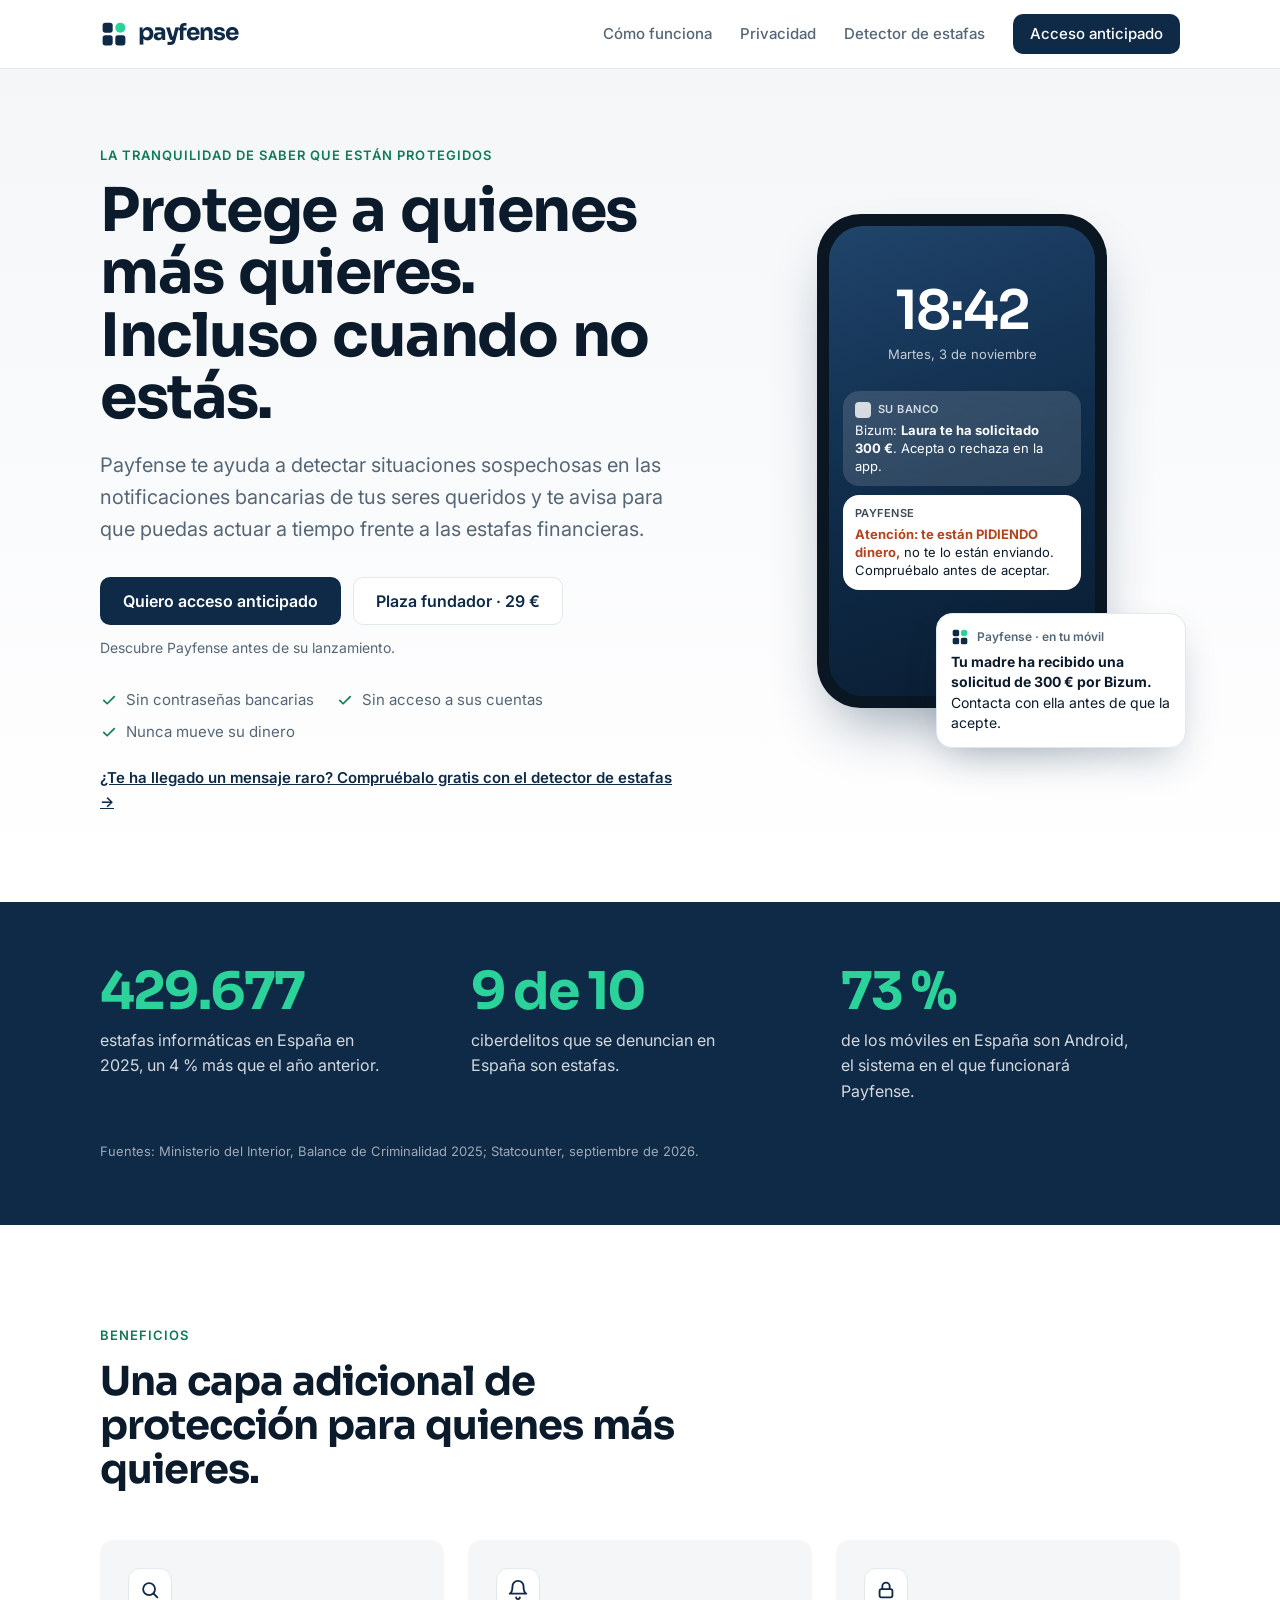
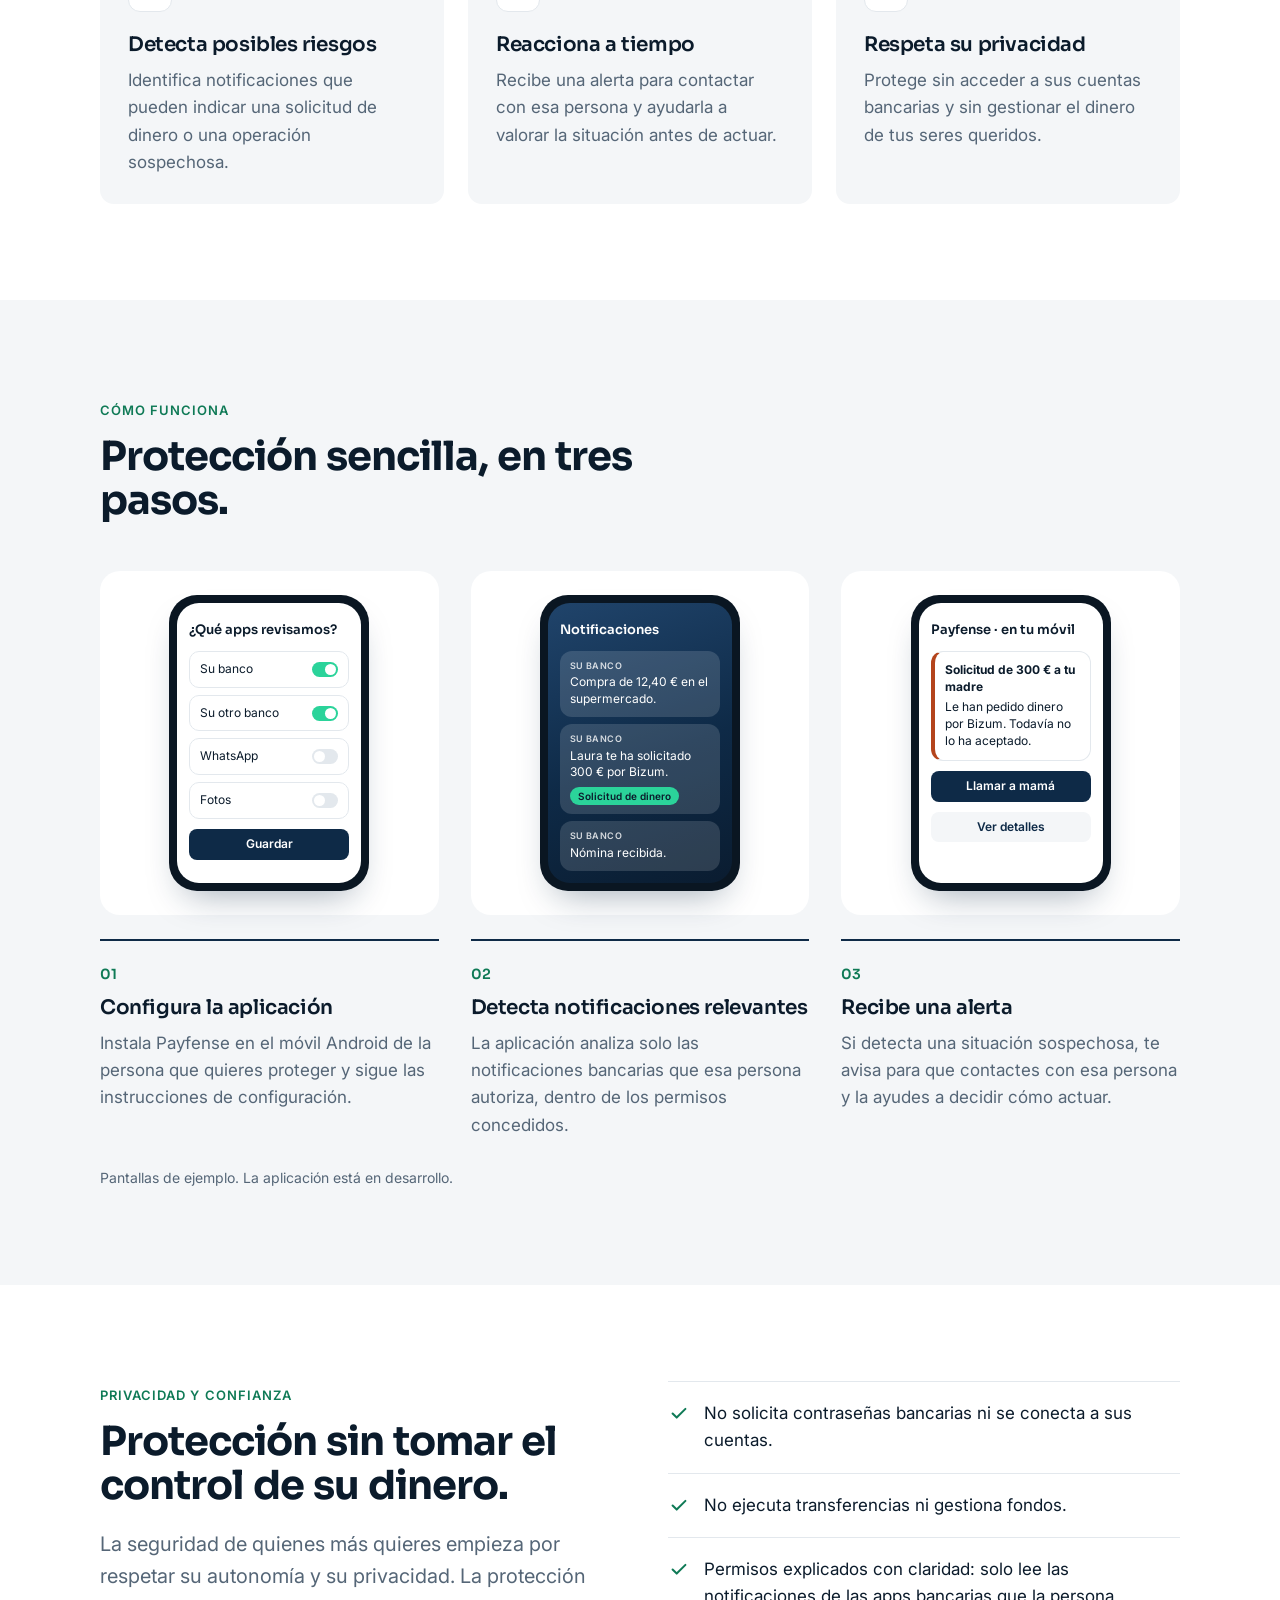
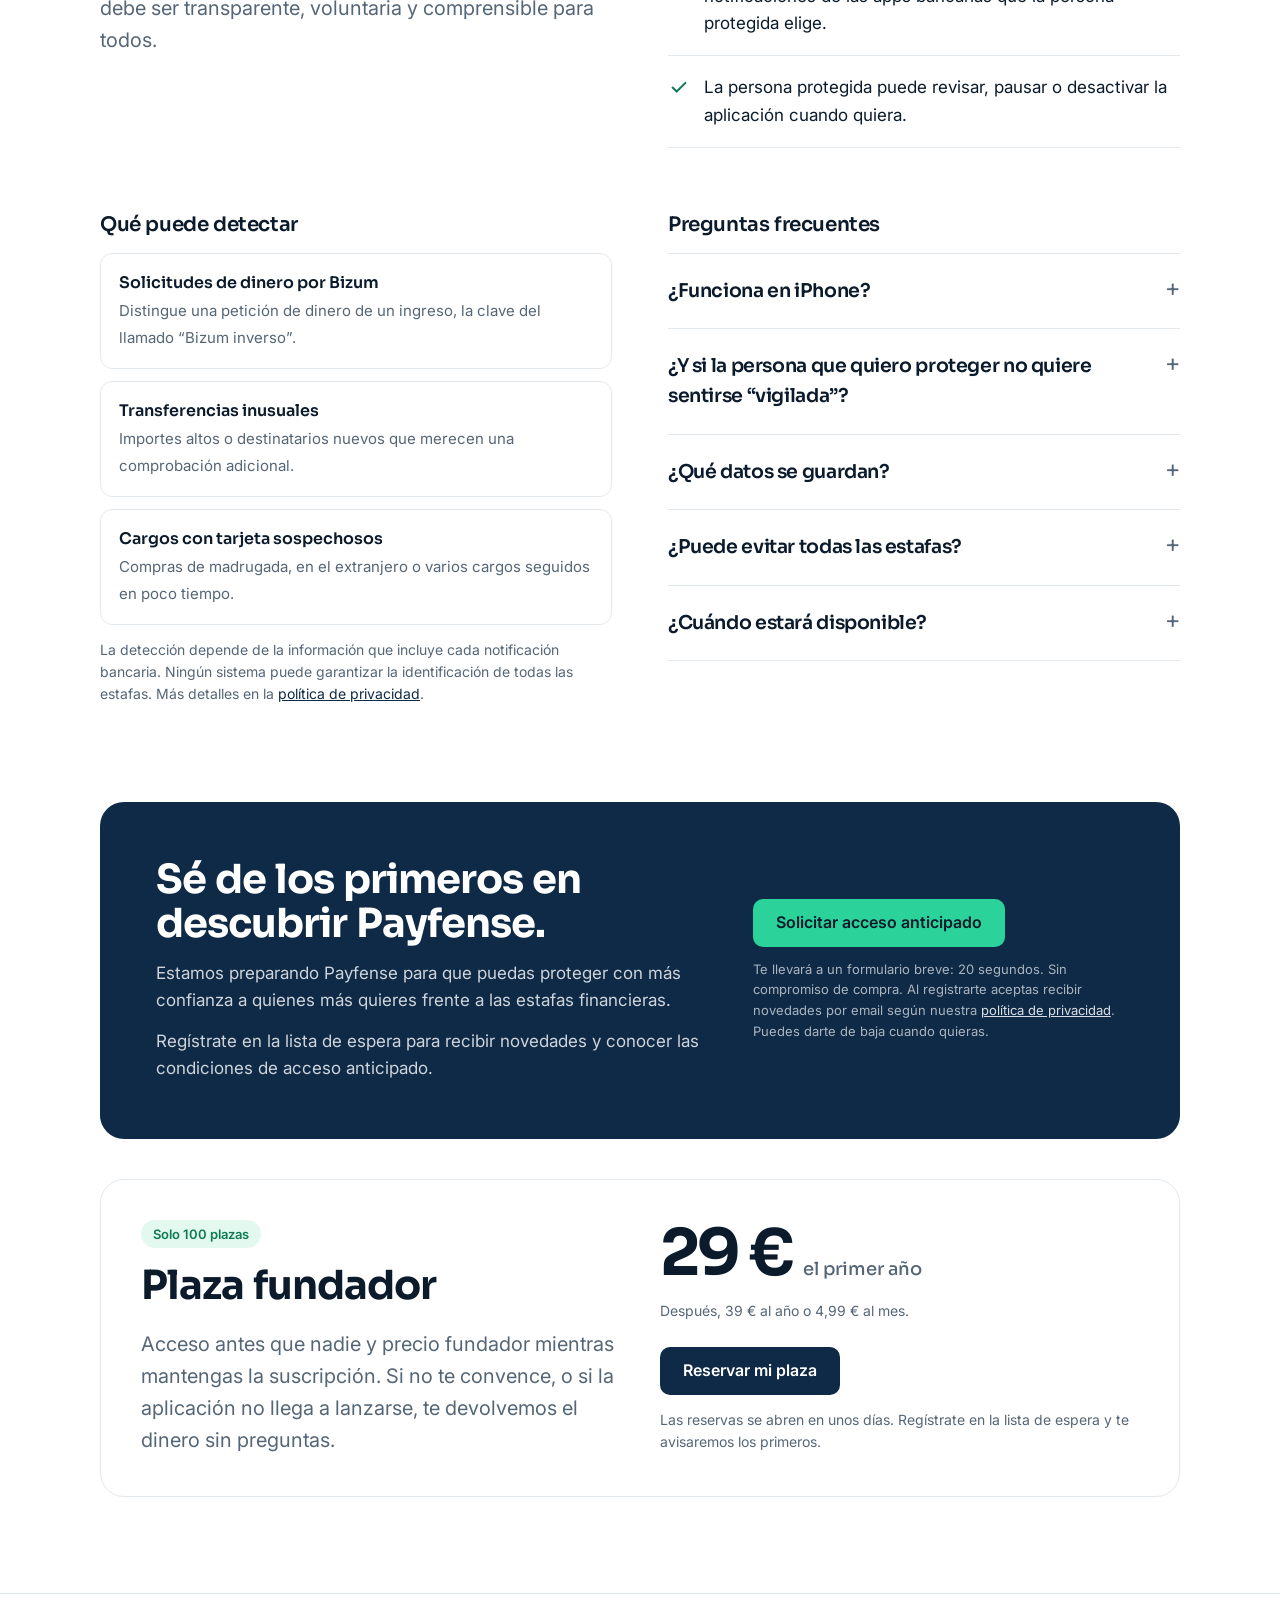
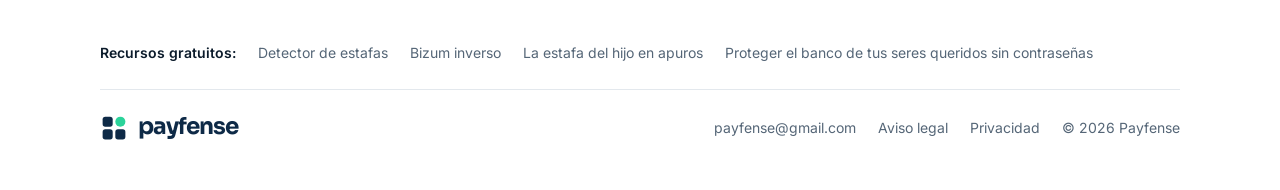
<file: index.html>
<!doctype html>
<html lang="es">
<head>
<meta charset="utf-8">
<meta name="viewport" content="width=device-width,initial-scale=1">
<title>Payfense · Protege a quienes más quieres de las estafas financieras</title>
<meta name="description" content="Payfense detecta situaciones sospechosas en las notificaciones bancarias de tus seres queridos y te avisa para que puedas actuar a tiempo. Sin contraseñas bancarias y sin acceso a sus cuentas.">
<meta property="og:type" content="website">
<meta property="og:title" content="Payfense · Protege a quienes más quieres. Incluso cuando no estás.">
<meta property="og:description" content="Detecta notificaciones bancarias sospechosas y te avisa a tiempo. Sin contraseñas bancarias y sin acceso a sus cuentas.">
<meta property="og:image" content="https://gyfps.github.io/payfense-web/og-image.png">
<meta name="twitter:card" content="summary_large_image">
<meta name="theme-color" content="#0E2A47">
<link rel="icon" href="favicon.svg" type="image/svg+xml">
<link rel="preconnect" href="https://fonts.googleapis.com">
<link rel="preconnect" href="https://fonts.gstatic.com" crossorigin>
<link href="https://fonts.googleapis.com/css2?family=Inter:wght@400;500;600&family=Sora:wght@600;700&display=swap" rel="stylesheet">
<link rel="stylesheet" href="estilos.css">
</head>
<body>

<header class="site-header">
  <div class="container">
    <a class="brand" href="index.html" aria-label="Payfense, inicio">
      <svg viewBox="0 0 64 64" aria-hidden="true"><rect x="6" y="6" width="23" height="23" rx="6" fill="#0E2A47"/><circle cx="46.5" cy="17.5" r="11.5" fill="#2BD39A"/><rect x="6" y="35" width="23" height="23" rx="6" fill="#0E2A47"/><rect x="35" y="35" width="23" height="23" rx="6" fill="#0E2A47"/></svg>
      <span>payfense</span>
    </a>
    <nav class="nav" aria-label="Principal">
      <a class="hide-sm" href="#como-funciona">Cómo funciona</a>
      <a class="hide-sm" href="#privacidad">Privacidad</a>
      <a class="hide-sm" href="detector.html">Detector de estafas</a>
      <a class="btn btn-primary btn-sm" href="#apuntate">Acceso anticipado</a>
    </nav>
  </div>
</header>

<main>
  <!-- 01 · Hero -->
  <section class="hero">
    <div class="container">
      <div>
        <span class="eyebrow">La tranquilidad de saber que están protegidos</span>
        <h1>Protege a quienes más quieres. Incluso cuando no estás.</h1>
        <p class="lede">Payfense te ayuda a detectar situaciones sospechosas en las notificaciones bancarias de tus seres queridos y te avisa para que puedas actuar a tiempo frente a las estafas financieras.</p>
        <div class="hero-cta">
          <a class="btn btn-primary" href="#apuntate">Quiero acceso anticipado</a>
          <a class="btn btn-ghost" href="#fundador">Plaza fundador · 29 €</a>
        </div>
        <p class="note" style="margin-top:12px">Descubre Payfense antes de su lanzamiento.</p>
        <ul class="assurances">
          <li><svg viewBox="0 0 24 24" fill="none" stroke="#0F7A56" stroke-width="2.2" stroke-linecap="round" stroke-linejoin="round" aria-hidden="true"><path d="M5 12.5l4.5 4.5L19 7.5"/></svg>Sin contraseñas bancarias</li>
          <li><svg viewBox="0 0 24 24" fill="none" stroke="#0F7A56" stroke-width="2.2" stroke-linecap="round" stroke-linejoin="round" aria-hidden="true"><path d="M5 12.5l4.5 4.5L19 7.5"/></svg>Sin acceso a sus cuentas</li>
          <li><svg viewBox="0 0 24 24" fill="none" stroke="#0F7A56" stroke-width="2.2" stroke-linecap="round" stroke-linejoin="round" aria-hidden="true"><path d="M5 12.5l4.5 4.5L19 7.5"/></svg>Nunca mueve su dinero</li>
        </ul>
        <p style="margin:22px 0 0;font-size:15px"><a href="detector.html" style="font-weight:600">¿Te ha llegado un mensaje raro? Compruébalo gratis con el detector de estafas →</a></p>
      </div>

      <div class="device-wrap" aria-label="Ejemplo: el banco de tu madre avisa de una solicitud de 300&nbsp;€ y a ti te llega una alerta">
        <div class="device">
          <div class="screen">
            <div class="time">18:42</div>
            <div class="date">Martes, 3 de noviembre</div>
            <div class="notif"><div class="app"><i></i>Su banco</div>Bizum: <b>Laura te ha solicitado 300&nbsp;€</b>. Acepta o rechaza en la app.</div>
            <div class="notif alert"><div class="app">Payfense</div><b>Atención: te están PIDIENDO dinero,</b> no te lo están enviando. Compruébalo antes de aceptar.</div>
          </div>
        </div>
        <div class="kid-card">
          <div class="who"><svg viewBox="0 0 64 64" aria-hidden="true"><rect x="6" y="6" width="23" height="23" rx="6" fill="#0E2A47"/><circle cx="46.5" cy="17.5" r="11.5" fill="#2BD39A"/><rect x="6" y="35" width="23" height="23" rx="6" fill="#0E2A47"/><rect x="35" y="35" width="23" height="23" rx="6" fill="#0E2A47"/></svg>Payfense · en tu móvil</div>
          <b>Tu madre ha recibido una solicitud de 300&nbsp;€ por Bizum.</b> Contacta con ella antes de que la acepte.
        </div>
      </div>
    </div>
  </section>

  <div class="band">
    <div class="container">
      <div class="stats">
        <div class="stat"><b>429.677</b><span>estafas informáticas en España en 2025, un 4 % más que el año anterior.</span></div>
        <div class="stat"><b>9 de 10</b><span>ciberdelitos que se denuncian en España son estafas.</span></div>
        <div class="stat"><b>73 %</b><span>de los móviles en España son Android, el sistema en el que funcionará Payfense.</span></div>
      </div>
      <p class="source">Fuentes: Ministerio del Interior, Balance de Criminalidad 2025; Statcounter, septiembre de 2026.</p>
    </div>
  </div>

  <!-- 02 · Beneficios -->
  <section id="beneficios">
    <div class="container">
      <div class="section-head">
        <span class="eyebrow">Beneficios</span>
        <h2>Una capa adicional de protección para quienes más quieres.</h2>
      </div>
      <div class="grid-3">
        <div class="feature">
          <div class="ico"><svg viewBox="0 0 24 24" fill="none" stroke="#0E2A47" stroke-width="2" stroke-linecap="round" stroke-linejoin="round" aria-hidden="true"><circle cx="11" cy="11" r="6.5"/><path d="M20 20l-4.2-4.2"/></svg></div>
          <h3>Detecta posibles riesgos</h3>
          <p>Identifica notificaciones que pueden indicar una solicitud de dinero o una operación sospechosa.</p>
        </div>
        <div class="feature">
          <div class="ico"><svg viewBox="0 0 24 24" fill="none" stroke="#0E2A47" stroke-width="2" stroke-linecap="round" stroke-linejoin="round" aria-hidden="true"><path d="M6 8a6 6 0 0112 0c0 7 3 8 3 8H3s3-1 3-8M10 20a2 2 0 004 0"/></svg></div>
          <h3>Reacciona a tiempo</h3>
          <p>Recibe una alerta para contactar con esa persona y ayudarla a valorar la situación antes de actuar.</p>
        </div>
        <div class="feature">
          <div class="ico"><svg viewBox="0 0 24 24" fill="none" stroke="#0E2A47" stroke-width="2" stroke-linecap="round" stroke-linejoin="round" aria-hidden="true"><rect x="5" y="11" width="14" height="9" rx="2"/><path d="M8 11V8a4 4 0 018 0v3"/></svg></div>
          <h3>Respeta su privacidad</h3>
          <p>Protege sin acceder a sus cuentas bancarias y sin gestionar el dinero de tus seres queridos.</p>
        </div>
      </div>
    </div>
  </section>

  <!-- 03 · Cómo funciona -->
  <section id="como-funciona" style="background:var(--soft)">
    <div class="container">
      <div class="section-head">
        <span class="eyebrow">Cómo funciona</span>
        <h2>Protección sencilla, en tres pasos.</h2>
      </div>
      <div class="steps-screens">
        <div class="step-card">
          <div class="mini" style="background:var(--white)"><div class="mini-phone" aria-hidden="true"><div class="mini-screen">
            <div class="mini-title">¿Qué apps revisamos?</div>
            <div class="mini-row">Su banco<i class="on"></i></div>
            <div class="mini-row">Su otro banco<i class="on"></i></div>
            <div class="mini-row">WhatsApp<i></i></div>
            <div class="mini-row">Fotos<i></i></div>
            <span class="mini-btn">Guardar</span>
          </div></div></div>
          <div class="step"><div class="n">01</div><h3>Configura la aplicación</h3><p>Instala Payfense en el móvil Android de la persona que quieres proteger y sigue las instrucciones de configuración.</p></div>
        </div>
        <div class="step-card">
          <div class="mini" style="background:var(--white)"><div class="mini-phone" aria-hidden="true"><div class="mini-screen dark">
            <div class="mini-title" style="color:#fff">Notificaciones</div>
            <div class="mini-notif"><div class="app">Su banco</div>Compra de 12,40 € en el supermercado.</div>
            <div class="mini-notif"><div class="app">Su banco</div>Laura te ha solicitado 300 € por Bizum.<br><span class="mini-flag">Solicitud de dinero</span></div>
            <div class="mini-notif"><div class="app">Su banco</div>Nómina recibida.</div>
          </div></div></div>
          <div class="step"><div class="n">02</div><h3>Detecta notificaciones relevantes</h3><p>La aplicación analiza solo las notificaciones bancarias que esa persona autoriza, dentro de los permisos concedidos.</p></div>
        </div>
        <div class="step-card">
          <div class="mini" style="background:var(--white)"><div class="mini-phone" aria-hidden="true"><div class="mini-screen">
            <div class="mini-title">Payfense · en tu móvil</div>
            <div class="mini-alert"><b>Solicitud de 300 € a tu madre</b>Le han pedido dinero por Bizum. Todavía no lo ha aceptado.</div>
            <span class="mini-btn">Llamar a mamá</span>
            <span class="mini-btn" style="background:var(--soft);color:var(--navy)">Ver detalles</span>
          </div></div></div>
          <div class="step"><div class="n">03</div><h3>Recibe una alerta</h3><p>Si detecta una situación sospechosa, te avisa para que contactes con esa persona y la ayudes a decidir cómo actuar.</p></div>
        </div>
      </div>
      <p class="note" style="margin-top:28px">Pantallas de ejemplo. La aplicación está en desarrollo.</p>
    </div>
  </section>

  <!-- 04 · Privacidad y confianza -->
  <section id="privacidad">
    <div class="container">
      <div class="split">
        <div>
          <span class="eyebrow">Privacidad y confianza</span>
          <h2>Protección sin tomar el control de su dinero.</h2>
          <p class="lede">La seguridad de quienes más quieres empieza por respetar su autonomía y su privacidad. La protección debe ser transparente, voluntaria y comprensible para todos.</p>
        </div>
        <ul class="checklist">
          <li><svg viewBox="0 0 24 24" fill="none" stroke="#0F7A56" stroke-width="2.2" stroke-linecap="round" stroke-linejoin="round" aria-hidden="true"><path d="M5 12.5l4.5 4.5L19 7.5"/></svg><span>No solicita contraseñas bancarias ni se conecta a sus cuentas.</span></li>
          <li><svg viewBox="0 0 24 24" fill="none" stroke="#0F7A56" stroke-width="2.2" stroke-linecap="round" stroke-linejoin="round" aria-hidden="true"><path d="M5 12.5l4.5 4.5L19 7.5"/></svg><span>No ejecuta transferencias ni gestiona fondos.</span></li>
          <li><svg viewBox="0 0 24 24" fill="none" stroke="#0F7A56" stroke-width="2.2" stroke-linecap="round" stroke-linejoin="round" aria-hidden="true"><path d="M5 12.5l4.5 4.5L19 7.5"/></svg><span>Permisos explicados con claridad: solo lee las notificaciones de las apps bancarias que la persona protegida elige.</span></li>
          <li><svg viewBox="0 0 24 24" fill="none" stroke="#0F7A56" stroke-width="2.2" stroke-linecap="round" stroke-linejoin="round" aria-hidden="true"><path d="M5 12.5l4.5 4.5L19 7.5"/></svg><span>La persona protegida puede revisar, pausar o desactivar la aplicación cuando quiera.</span></li>
        </ul>
      </div>

      <div class="trust-grid">
        <div>
          <h3>Qué puede detectar</h3>
          <ul class="detect-list">
            <li><b>Solicitudes de dinero por Bizum</b><span>Distingue una petición de dinero de un ingreso, la clave del llamado “Bizum inverso”.</span></li>
            <li><b>Transferencias inusuales</b><span>Importes altos o destinatarios nuevos que merecen una comprobación adicional.</span></li>
            <li><b>Cargos con tarjeta sospechosos</b><span>Compras de madrugada, en el extranjero o varios cargos seguidos en poco tiempo.</span></li>
          </ul>
          <p class="note">La detección depende de la información que incluye cada notificación bancaria. Ningún sistema puede garantizar la identificación de todas las estafas. Más detalles en la <a href="privacidad.html">política de privacidad</a>.</p>
        </div>
        <div>
          <h3>Preguntas frecuentes</h3>
          <div class="faq">
            <details><summary>¿Funciona en iPhone?</summary><p>De momento no. Apple no permite que una aplicación lea las notificaciones de otras. Payfense funcionará en Android, el sistema de 7 de cada 10 móviles en España.</p></details>
            <details><summary>¿Y si la persona que quiero proteger no quiere sentirse “vigilada”?</summary><p>Payfense no vigila a la persona, sino las señales de estafa en las notificaciones de su banco. Esa persona decide qué apps se revisan y puede pausar la aplicación cuando quiera.</p></details>
            <details><summary>¿Qué datos se guardan?</summary><p>Solo lo necesario para avisarte: el tipo de aviso, el importe y la hora. Payfense no lee WhatsApp, fotos ni otras aplicaciones. Antes del lanzamiento publicaremos todos los detalles en la política de privacidad.</p></details>
            <details><summary>¿Puede evitar todas las estafas?</summary><p>No. Ningún sistema puede detectar todas las estafas. Payfense te avisa cuando una notificación bancaria parece sospechosa, para que puedas actuar rápido: llamar a esa persona, bloquear la tarjeta o contactar con el banco.</p></details>
            <details><summary>¿Cuándo estará disponible?</summary><p>Estamos en desarrollo. Las personas de la lista de espera tendrán acceso anticipado.</p></details>
          </div>
        </div>
      </div>
    </div>
  </section>

  <!-- 05 · Lista de espera -->
  <section id="apuntate" style="padding-top:0">
    <div class="container">
      <div class="cta-panel">
        <div>
          <h2>Sé de los primeros en descubrir Payfense.</h2>
          <p>Estamos preparando Payfense para que puedas proteger con más confianza a quienes más quieres frente a las estafas financieras.</p>
          <p>Regístrate en la lista de espera para recibir novedades y conocer las condiciones de acceso anticipado.</p>
        </div>
        <div class="actions">
          <a class="btn btn-mint" href="https://docs.google.com/forms/d/e/1FAIpQLSf0JmtQz_4ahZUHwywUfacTEf2be-mP0vHsVRKnVqOBvSyNEw/viewform" target="_blank" rel="noopener">Solicitar acceso anticipado</a>
          <small>Te llevará a un formulario breve: 20 segundos. Sin compromiso de compra. Al registrarte aceptas recibir novedades por email según nuestra <a href="privacidad.html">política de privacidad</a>. Puedes darte de baja cuando quieras.</small>
        </div>
      </div>

      <div class="price-card" id="fundador" style="margin-top:40px;scroll-margin-top:90px">
        <div>
          <span class="tag">Solo 100 plazas</span>
          <h2>Plaza fundador</h2>
          <p class="lede">Acceso antes que nadie y precio fundador mientras mantengas la suscripción. Si no te convence, o si la aplicación no llega a lanzarse, te devolvemos el dinero sin preguntas.</p>
        </div>
        <div>
          <div class="price">29 € <small>el primer año</small></div>
          <p class="note">Después, 39 € al año o 4,99 € al mes.</p>
          <!-- PENDIENTE-STRIPE: cambiar este enlace por el de https://buy.stripe.com/... cuando exista -->
          <div style="margin-top:24px"><a class="btn btn-primary" id="btn-fundador" href="https://docs.google.com/forms/d/e/1FAIpQLSf0JmtQz_4ahZUHwywUfacTEf2be-mP0vHsVRKnVqOBvSyNEw/viewform" target="_blank" rel="noopener">Reservar mi plaza</a></div>
          <p class="note" id="nota-fundador">Las reservas se abren en unos días. Regístrate en la lista de espera y te avisaremos los primeros.</p>
        </div>
      </div>
    </div>
  </section>
</main>

<footer class="site-footer">
  <div class="container">
    <div class="footer-resources">
      <b>Recursos gratuitos:</b>
      <a href="detector.html">Detector de estafas</a>
      <a href="bizum-inverso.html">Bizum inverso</a>
      <a href="estafa-hijo-en-apuros.html">La estafa del hijo en apuros</a>
      <a href="avisos-banco-padres.html">Proteger el banco de tus seres queridos sin contraseñas</a>
    </div>
    <a class="brand" href="index.html" aria-label="Payfense, inicio">
      <svg viewBox="0 0 64 64" aria-hidden="true"><rect x="6" y="6" width="23" height="23" rx="6" fill="#0E2A47"/><circle cx="46.5" cy="17.5" r="11.5" fill="#2BD39A"/><rect x="6" y="35" width="23" height="23" rx="6" fill="#0E2A47"/><rect x="35" y="35" width="23" height="23" rx="6" fill="#0E2A47"/></svg>
      <span>payfense</span>
    </a>
    <nav aria-label="Pie">
      <a href="mailto:payfense@gmail.com">payfense@gmail.com</a>
      <a href="aviso-legal.html">Aviso legal</a>
      <a href="privacidad.html">Privacidad</a>
      <span>© 2026 Payfense</span>
    </nav>
  </div>
</footer>

</body>
</html>
</file>
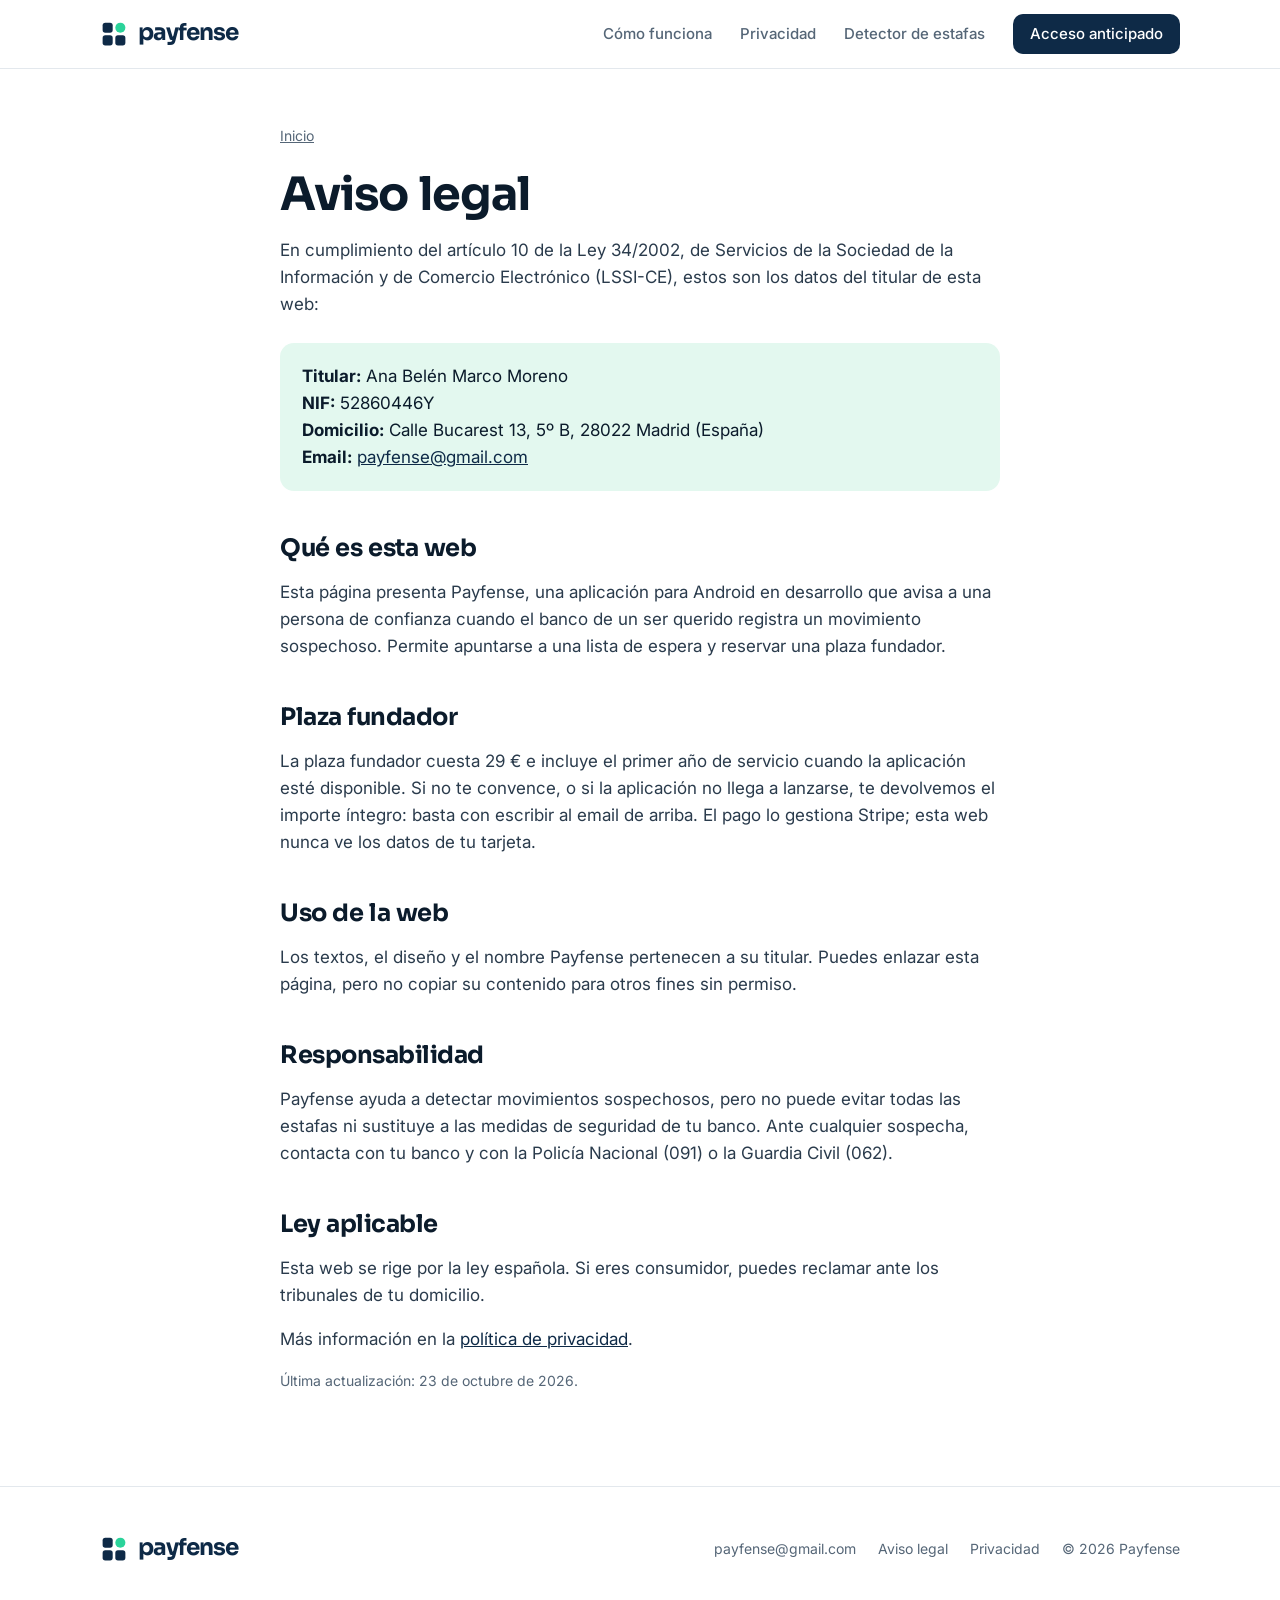
<file: aviso-legal.html>
<!doctype html>
<html lang="es">
<head>
<meta charset="utf-8">
<meta name="viewport" content="width=device-width,initial-scale=1">
<title>Aviso legal · Payfense</title>
<meta name="robots" content="noindex">
<meta name="theme-color" content="#0E2A47">
<link rel="icon" href="favicon.svg" type="image/svg+xml">
<link rel="preconnect" href="https://fonts.googleapis.com">
<link rel="preconnect" href="https://fonts.gstatic.com" crossorigin>
<link href="https://fonts.googleapis.com/css2?family=Inter:wght@400;500;600&family=Sora:wght@600;700&display=swap" rel="stylesheet">
<link rel="stylesheet" href="estilos.css">
</head>
<body>

<header class="site-header">
  <div class="container">
    <a class="brand" href="index.html" aria-label="Payfense, inicio">
      <svg viewBox="0 0 64 64" aria-hidden="true"><rect x="6" y="6" width="23" height="23" rx="6" fill="#0E2A47"/><circle cx="46.5" cy="17.5" r="11.5" fill="#2BD39A"/><rect x="6" y="35" width="23" height="23" rx="6" fill="#0E2A47"/><rect x="35" y="35" width="23" height="23" rx="6" fill="#0E2A47"/></svg>
      <span>payfense</span>
    </a>
    <nav class="nav" aria-label="Principal">
      <a class="hide-sm" href="index.html#como-funciona">Cómo funciona</a>
      <a class="hide-sm" href="index.html#privacidad">Privacidad</a>
      <a class="hide-sm" href="detector.html">Detector de estafas</a>
      <a class="btn btn-primary btn-sm" href="index.html#apuntate">Acceso anticipado</a>
    </nav>
  </div>
</header>

<main class="article">
<div class="container narrow">
<div class="crumbs"><a href="index.html">Inicio</a></div>
<h1>Aviso legal</h1>
<p>En cumplimiento del artículo 10 de la Ley 34/2002, de Servicios de la Sociedad de la Información y de Comercio Electrónico (LSSI-CE), estos son los datos del titular de esta web:</p>
<div class="card"><b>Titular:</b> Ana Belén Marco Moreno<br><b>NIF:</b> 52860446Y<br><b>Domicilio:</b> Calle Bucarest 13, 5º B, 28022 Madrid (España)<br><b>Email:</b> <a href="mailto:payfense@gmail.com">payfense@gmail.com</a></div>
<h2>Qué es esta web</h2><p>Esta página presenta Payfense, una aplicación para Android en desarrollo que avisa a una persona de confianza cuando el banco de un ser querido registra un movimiento sospechoso. Permite apuntarse a una lista de espera y reservar una plaza fundador.</p>
<h2>Plaza fundador</h2><p>La plaza fundador cuesta 29 € e incluye el primer año de servicio cuando la aplicación esté disponible. Si no te convence, o si la aplicación no llega a lanzarse, te devolvemos el importe íntegro: basta con escribir al email de arriba. El pago lo gestiona Stripe; esta web nunca ve los datos de tu tarjeta.</p>
<h2>Uso de la web</h2><p>Los textos, el diseño y el nombre Payfense pertenecen a su titular. Puedes enlazar esta página, pero no copiar su contenido para otros fines sin permiso.</p>
<h2>Responsabilidad</h2><p>Payfense ayuda a detectar movimientos sospechosos, pero no puede evitar todas las estafas ni sustituye a las medidas de seguridad de tu banco. Ante cualquier sospecha, contacta con tu banco y con la Policía Nacional (091) o la Guardia Civil (062).</p>
<h2>Ley aplicable</h2><p>Esta web se rige por la ley española. Si eres consumidor, puedes reclamar ante los tribunales de tu domicilio.</p>
<p>Más información en la <a href="privacidad.html">política de privacidad</a>.</p>
<p class="small">Última actualización: 23 de octubre de 2026.</p>

</div>
</main>

<footer class="site-footer">
  <div class="container">
    <a class="brand" href="index.html" aria-label="Payfense, inicio">
      <svg viewBox="0 0 64 64" aria-hidden="true"><rect x="6" y="6" width="23" height="23" rx="6" fill="#0E2A47"/><circle cx="46.5" cy="17.5" r="11.5" fill="#2BD39A"/><rect x="6" y="35" width="23" height="23" rx="6" fill="#0E2A47"/><rect x="35" y="35" width="23" height="23" rx="6" fill="#0E2A47"/></svg>
      <span>payfense</span>
    </a>
    <nav aria-label="Pie">
      <a href="mailto:payfense@gmail.com">payfense@gmail.com</a>
      <a href="aviso-legal.html">Aviso legal</a>
      <a href="privacidad.html">Privacidad</a>
      <span>© 2026 Payfense</span>
    </nav>
  </div>
</footer>
</body>
</html>
</file>
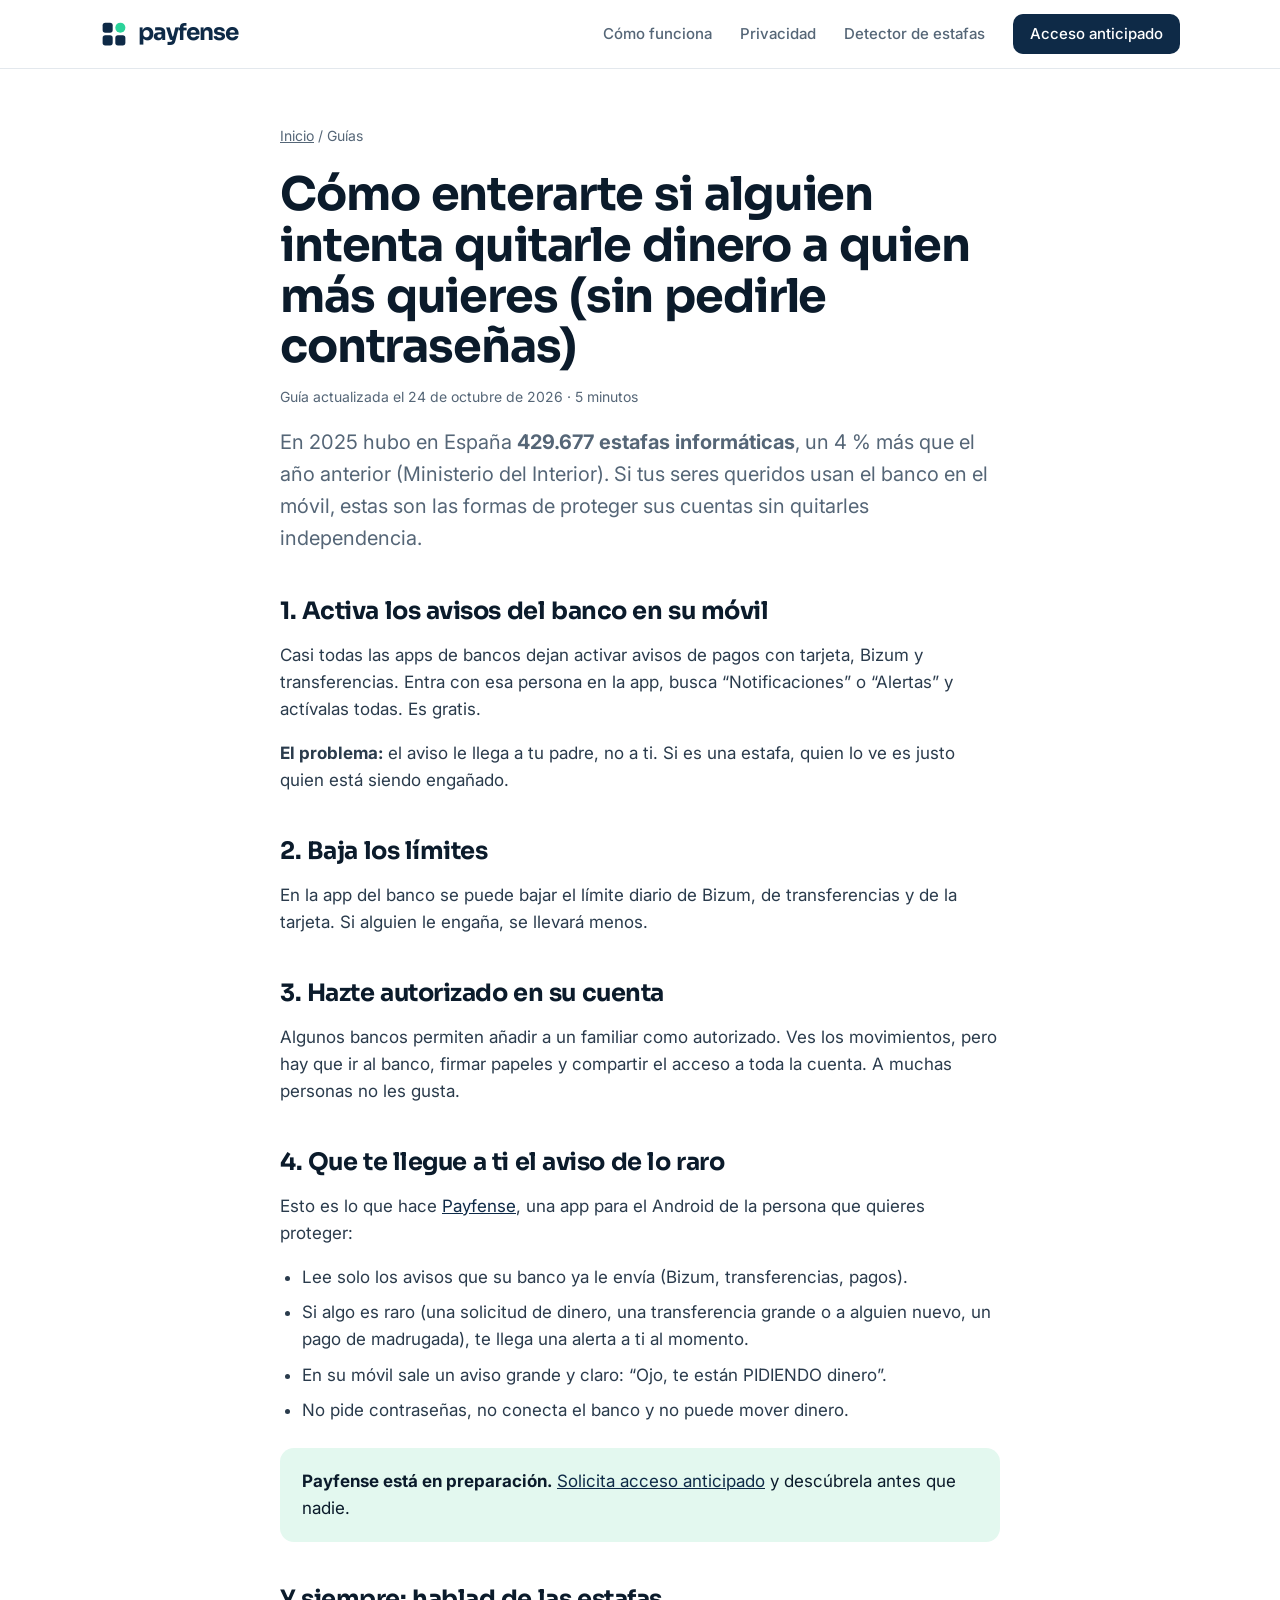
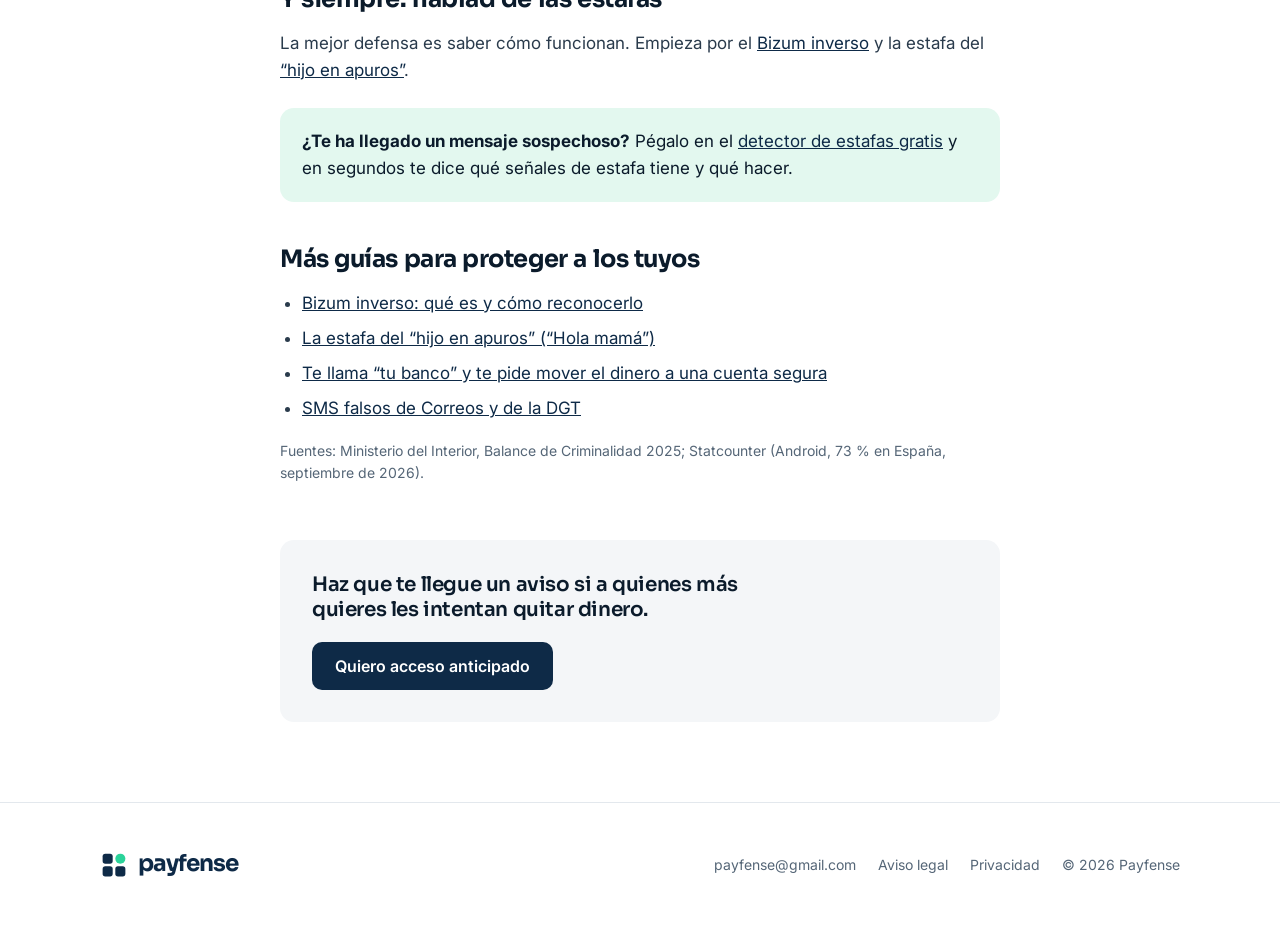
<file: avisos-banco-padres.html>
<!doctype html>
<html lang="es">
<head>
<meta charset="utf-8">
<meta name="viewport" content="width=device-width,initial-scale=1">
<title>Cómo proteger la cuenta bancaria de tus seres queridos sin contraseñas · Payfense</title>
<meta name="description" content="4 formas de enterarte si alguien intenta quitarle dinero a quien más quieres, sin pedirle contraseñas.">
<meta name="theme-color" content="#0E2A47">
<link rel="icon" href="favicon.svg" type="image/svg+xml">
<link rel="preconnect" href="https://fonts.googleapis.com">
<link rel="preconnect" href="https://fonts.gstatic.com" crossorigin>
<link href="https://fonts.googleapis.com/css2?family=Inter:wght@400;500;600&family=Sora:wght@600;700&display=swap" rel="stylesheet">
<link rel="stylesheet" href="estilos.css">
</head>
<body>

<header class="site-header">
  <div class="container">
    <a class="brand" href="index.html" aria-label="Payfense, inicio">
      <svg viewBox="0 0 64 64" aria-hidden="true"><rect x="6" y="6" width="23" height="23" rx="6" fill="#0E2A47"/><circle cx="46.5" cy="17.5" r="11.5" fill="#2BD39A"/><rect x="6" y="35" width="23" height="23" rx="6" fill="#0E2A47"/><rect x="35" y="35" width="23" height="23" rx="6" fill="#0E2A47"/></svg>
      <span>payfense</span>
    </a>
    <nav class="nav" aria-label="Principal">
      <a class="hide-sm" href="index.html#como-funciona">Cómo funciona</a>
      <a class="hide-sm" href="index.html#privacidad">Privacidad</a>
      <a class="hide-sm" href="detector.html">Detector de estafas</a>
      <a class="btn btn-primary btn-sm" href="index.html#apuntate">Acceso anticipado</a>
    </nav>
  </div>
</header>

<main class="article">
<div class="container narrow">
<div class="crumbs"><a href="index.html">Inicio</a> / Guías</div>
<h1>Cómo enterarte si alguien intenta quitarle dinero a quien más quieres (sin pedirle contraseñas)</h1>
<p class="small">Guía actualizada el 24 de octubre de 2026 · 5 minutos</p>
<p class="lead">En 2025 hubo en España <b>429.677 estafas informáticas</b>, un 4 % más que el año anterior (Ministerio del Interior). Si tus seres queridos usan el banco en el móvil, estas son las formas de proteger sus cuentas sin quitarles independencia.</p>
<h2>1. Activa los avisos del banco en su móvil</h2>
<p>Casi todas las apps de bancos dejan activar avisos de pagos con tarjeta, Bizum y transferencias. Entra con esa persona en la app, busca “Notificaciones” o “Alertas” y actívalas todas. Es gratis.</p>
<p><b>El problema:</b> el aviso le llega a tu padre, no a ti. Si es una estafa, quien lo ve es justo quien está siendo engañado.</p>
<h2>2. Baja los límites</h2>
<p>En la app del banco se puede bajar el límite diario de Bizum, de transferencias y de la tarjeta. Si alguien le engaña, se llevará menos.</p>
<h2>3. Hazte autorizado en su cuenta</h2>
<p>Algunos bancos permiten añadir a un familiar como autorizado. Ves los movimientos, pero hay que ir al banco, firmar papeles y compartir el acceso a toda la cuenta. A muchas personas no les gusta.</p>
<h2>4. Que te llegue a ti el aviso de lo raro</h2>
<p>Esto es lo que hace <a href="index.html">Payfense</a>, una app para el Android de la persona que quieres proteger:</p>
<ul>
<li>Lee solo los avisos que su banco ya le envía (Bizum, transferencias, pagos).</li>
<li>Si algo es raro (una solicitud de dinero, una transferencia grande o a alguien nuevo, un pago de madrugada), te llega una alerta a ti al momento.</li>
<li>En su móvil sale un aviso grande y claro: “Ojo, te están PIDIENDO dinero”.</li>
<li>No pide contraseñas, no conecta el banco y no puede mover dinero.</li>
</ul>
<div class="card"><b>Payfense está en preparación.</b> <a href="index.html#apuntate">Solicita acceso anticipado</a> y descúbrela antes que nadie.</div>
<h2>Y siempre: hablad de las estafas</h2>
<p>La mejor defensa es saber cómo funcionan. Empieza por el <a href="bizum-inverso.html">Bizum inverso</a> y la estafa del <a href="estafa-hijo-en-apuros.html">“hijo en apuros”</a>.</p>
<div class="card"><b>¿Te ha llegado un mensaje sospechoso?</b> Pégalo en el <a href="detector.html">detector de estafas gratis</a> y en segundos te dice qué señales de estafa tiene y qué hacer.</div>
<h2>Más guías para proteger a los tuyos</h2>
<ul>
<li><a href="bizum-inverso.html">Bizum inverso: qué es y cómo reconocerlo</a></li>
<li><a href="estafa-hijo-en-apuros.html">La estafa del “hijo en apuros” (“Hola mamá”)</a></li>
<li><a href="falso-banco-cuenta-segura.html">Te llama “tu banco” y te pide mover el dinero a una cuenta segura</a></li>
<li><a href="sms-falso-correos-dgt.html">SMS falsos de Correos y de la DGT</a></li>
</ul>
<p class="small">Fuentes: Ministerio del Interior, Balance de Criminalidad 2025; Statcounter (Android, 73 % en España, septiembre de 2026).</p>
<div class="article-cta"><h3>Haz que te llegue un aviso si a quienes más quieres les intentan quitar dinero.</h3><a class="btn btn-primary" href="index.html#apuntate">Quiero acceso anticipado</a></div>
</div>
</main>

<footer class="site-footer">
  <div class="container">
    <a class="brand" href="index.html" aria-label="Payfense, inicio">
      <svg viewBox="0 0 64 64" aria-hidden="true"><rect x="6" y="6" width="23" height="23" rx="6" fill="#0E2A47"/><circle cx="46.5" cy="17.5" r="11.5" fill="#2BD39A"/><rect x="6" y="35" width="23" height="23" rx="6" fill="#0E2A47"/><rect x="35" y="35" width="23" height="23" rx="6" fill="#0E2A47"/></svg>
      <span>payfense</span>
    </a>
    <nav aria-label="Pie">
      <a href="mailto:payfense@gmail.com">payfense@gmail.com</a>
      <a href="aviso-legal.html">Aviso legal</a>
      <a href="privacidad.html">Privacidad</a>
      <span>© 2026 Payfense</span>
    </nav>
  </div>
</footer>
</body>
</html>
</file>
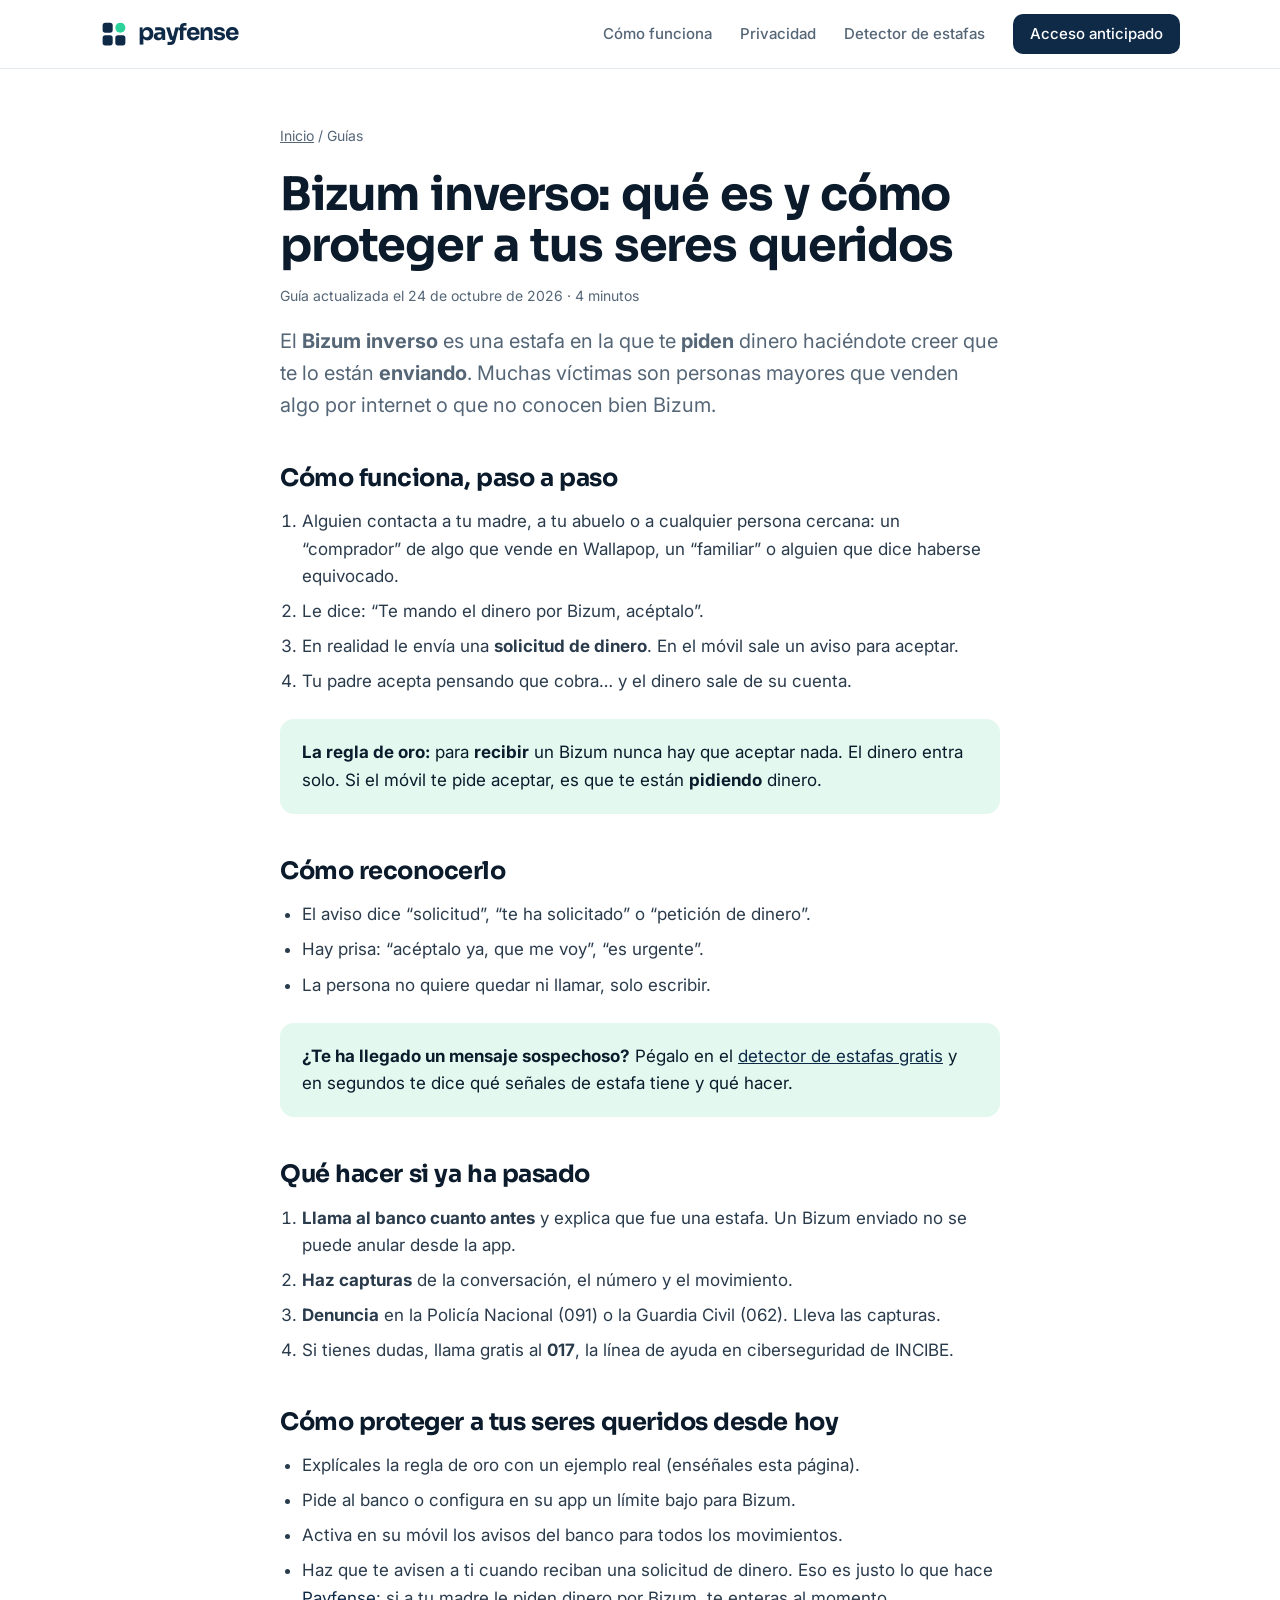
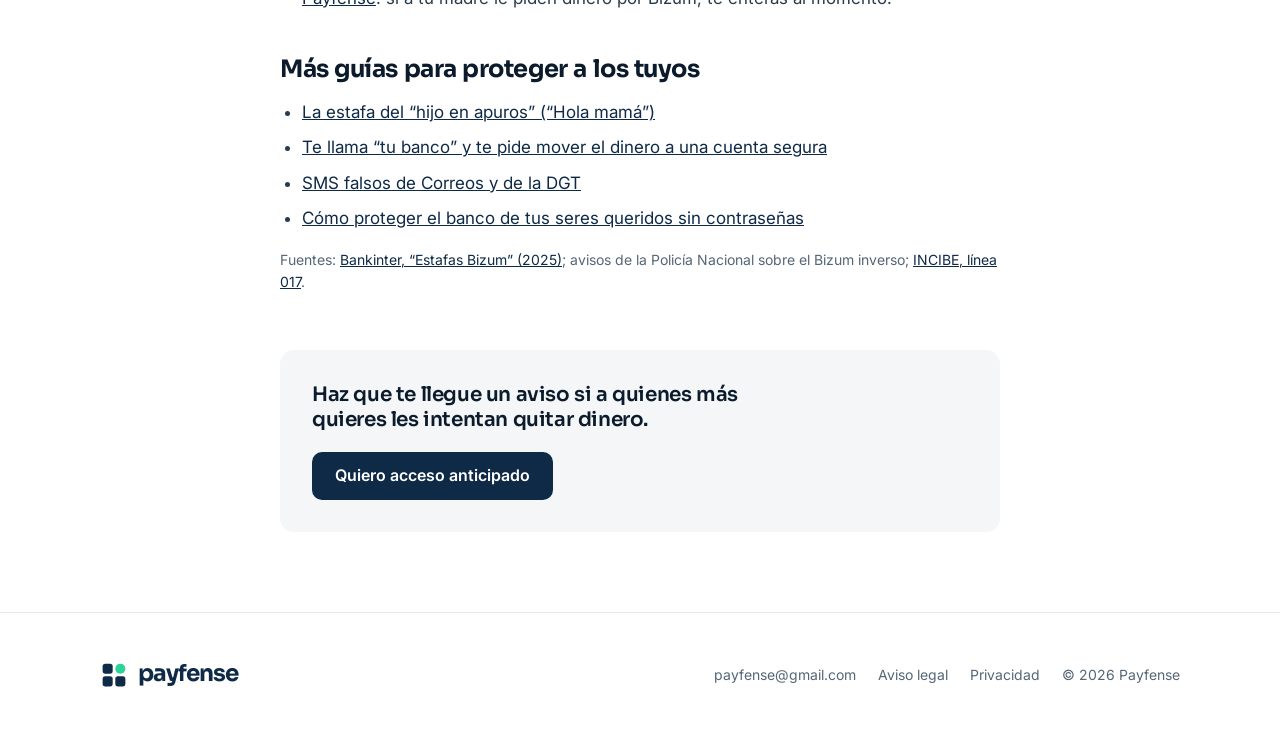
<file: bizum-inverso.html>
<!doctype html>
<html lang="es">
<head>
<meta charset="utf-8">
<meta name="viewport" content="width=device-width,initial-scale=1">
<title>Bizum inverso: qué es y cómo proteger a tus seres queridos · Payfense</title>
<meta name="description" content="Qué es el Bizum inverso, cómo reconocerlo y qué hacer si alguien cercano ha caído. Guía sencilla con pasos.">
<meta name="theme-color" content="#0E2A47">
<link rel="icon" href="favicon.svg" type="image/svg+xml">
<link rel="preconnect" href="https://fonts.googleapis.com">
<link rel="preconnect" href="https://fonts.gstatic.com" crossorigin>
<link href="https://fonts.googleapis.com/css2?family=Inter:wght@400;500;600&family=Sora:wght@600;700&display=swap" rel="stylesheet">
<link rel="stylesheet" href="estilos.css">
</head>
<body>

<header class="site-header">
  <div class="container">
    <a class="brand" href="index.html" aria-label="Payfense, inicio">
      <svg viewBox="0 0 64 64" aria-hidden="true"><rect x="6" y="6" width="23" height="23" rx="6" fill="#0E2A47"/><circle cx="46.5" cy="17.5" r="11.5" fill="#2BD39A"/><rect x="6" y="35" width="23" height="23" rx="6" fill="#0E2A47"/><rect x="35" y="35" width="23" height="23" rx="6" fill="#0E2A47"/></svg>
      <span>payfense</span>
    </a>
    <nav class="nav" aria-label="Principal">
      <a class="hide-sm" href="index.html#como-funciona">Cómo funciona</a>
      <a class="hide-sm" href="index.html#privacidad">Privacidad</a>
      <a class="hide-sm" href="detector.html">Detector de estafas</a>
      <a class="btn btn-primary btn-sm" href="index.html#apuntate">Acceso anticipado</a>
    </nav>
  </div>
</header>

<main class="article">
<div class="container narrow">
<div class="crumbs"><a href="index.html">Inicio</a> / Guías</div>
<h1>Bizum inverso: qué es y cómo proteger a tus seres queridos</h1>
<p class="small">Guía actualizada el 24 de octubre de 2026 · 4 minutos</p>
<p class="lead">El <b>Bizum inverso</b> es una estafa en la que te <b>piden</b> dinero haciéndote creer que te lo están <b>enviando</b>. Muchas víctimas son personas mayores que venden algo por internet o que no conocen bien Bizum.</p>
<h2>Cómo funciona, paso a paso</h2>
<ol>
<li>Alguien contacta a tu madre, a tu abuelo o a cualquier persona cercana: un “comprador” de algo que vende en Wallapop, un “familiar” o alguien que dice haberse equivocado.</li>
<li>Le dice: “Te mando el dinero por Bizum, acéptalo”.</li>
<li>En realidad le envía una <b>solicitud de dinero</b>. En el móvil sale un aviso para aceptar.</li>
<li>Tu padre acepta pensando que cobra… y el dinero sale de su cuenta.</li>
</ol>
<div class="card"><b>La regla de oro:</b> para <b>recibir</b> un Bizum nunca hay que aceptar nada. El dinero entra solo. Si el móvil te pide aceptar, es que te están <b>pidiendo</b> dinero.</div>
<h2>Cómo reconocerlo</h2>
<ul>
<li>El aviso dice “solicitud”, “te ha solicitado” o “petición de dinero”.</li>
<li>Hay prisa: “acéptalo ya, que me voy”, “es urgente”.</li>
<li>La persona no quiere quedar ni llamar, solo escribir.</li>
</ul>
<div class="card"><b>¿Te ha llegado un mensaje sospechoso?</b> Pégalo en el <a href="detector.html">detector de estafas gratis</a> y en segundos te dice qué señales de estafa tiene y qué hacer.</div>
<h2>Qué hacer si ya ha pasado</h2>
<ol>
<li><b>Llama al banco cuanto antes</b> y explica que fue una estafa. Un Bizum enviado no se puede anular desde la app.</li>
<li><b>Haz capturas</b> de la conversación, el número y el movimiento.</li>
<li><b>Denuncia</b> en la Policía Nacional (091) o la Guardia Civil (062). Lleva las capturas.</li>
<li>Si tienes dudas, llama gratis al <b>017</b>, la línea de ayuda en ciberseguridad de INCIBE.</li>
</ol>
<h2>Cómo proteger a tus seres queridos desde hoy</h2>
<ul>
<li>Explícales la regla de oro con un ejemplo real (enséñales esta página).</li>
<li>Pide al banco o configura en su app un límite bajo para Bizum.</li>
<li>Activa en su móvil los avisos del banco para todos los movimientos.</li>
<li>Haz que te avisen a ti cuando reciban una solicitud de dinero. Eso es justo lo que hace <a href="index.html">Payfense</a>: si a tu madre le piden dinero por Bizum, te enteras al momento.</li>
</ul>
<h2>Más guías para proteger a los tuyos</h2>
<ul>
<li><a href="estafa-hijo-en-apuros.html">La estafa del “hijo en apuros” (“Hola mamá”)</a></li>
<li><a href="falso-banco-cuenta-segura.html">Te llama “tu banco” y te pide mover el dinero a una cuenta segura</a></li>
<li><a href="sms-falso-correos-dgt.html">SMS falsos de Correos y de la DGT</a></li>
<li><a href="avisos-banco-padres.html">Cómo proteger el banco de tus seres queridos sin contraseñas</a></li>
</ul>
<p class="small">Fuentes: <a href="https://www.bankinter.com/blog/finanzas-personales/estafas-bizum">Bankinter, “Estafas Bizum” (2025)</a>; avisos de la Policía Nacional sobre el Bizum inverso; <a href="https://www.incibe.es/linea-de-ayuda-en-ciberseguridad">INCIBE, línea 017</a>.</p>
<div class="article-cta"><h3>Haz que te llegue un aviso si a quienes más quieres les intentan quitar dinero.</h3><a class="btn btn-primary" href="index.html#apuntate">Quiero acceso anticipado</a></div>
</div>
</main>

<footer class="site-footer">
  <div class="container">
    <a class="brand" href="index.html" aria-label="Payfense, inicio">
      <svg viewBox="0 0 64 64" aria-hidden="true"><rect x="6" y="6" width="23" height="23" rx="6" fill="#0E2A47"/><circle cx="46.5" cy="17.5" r="11.5" fill="#2BD39A"/><rect x="6" y="35" width="23" height="23" rx="6" fill="#0E2A47"/><rect x="35" y="35" width="23" height="23" rx="6" fill="#0E2A47"/></svg>
      <span>payfense</span>
    </a>
    <nav aria-label="Pie">
      <a href="mailto:payfense@gmail.com">payfense@gmail.com</a>
      <a href="aviso-legal.html">Aviso legal</a>
      <a href="privacidad.html">Privacidad</a>
      <span>© 2026 Payfense</span>
    </nav>
  </div>
</footer>
</body>
</html>
</file>
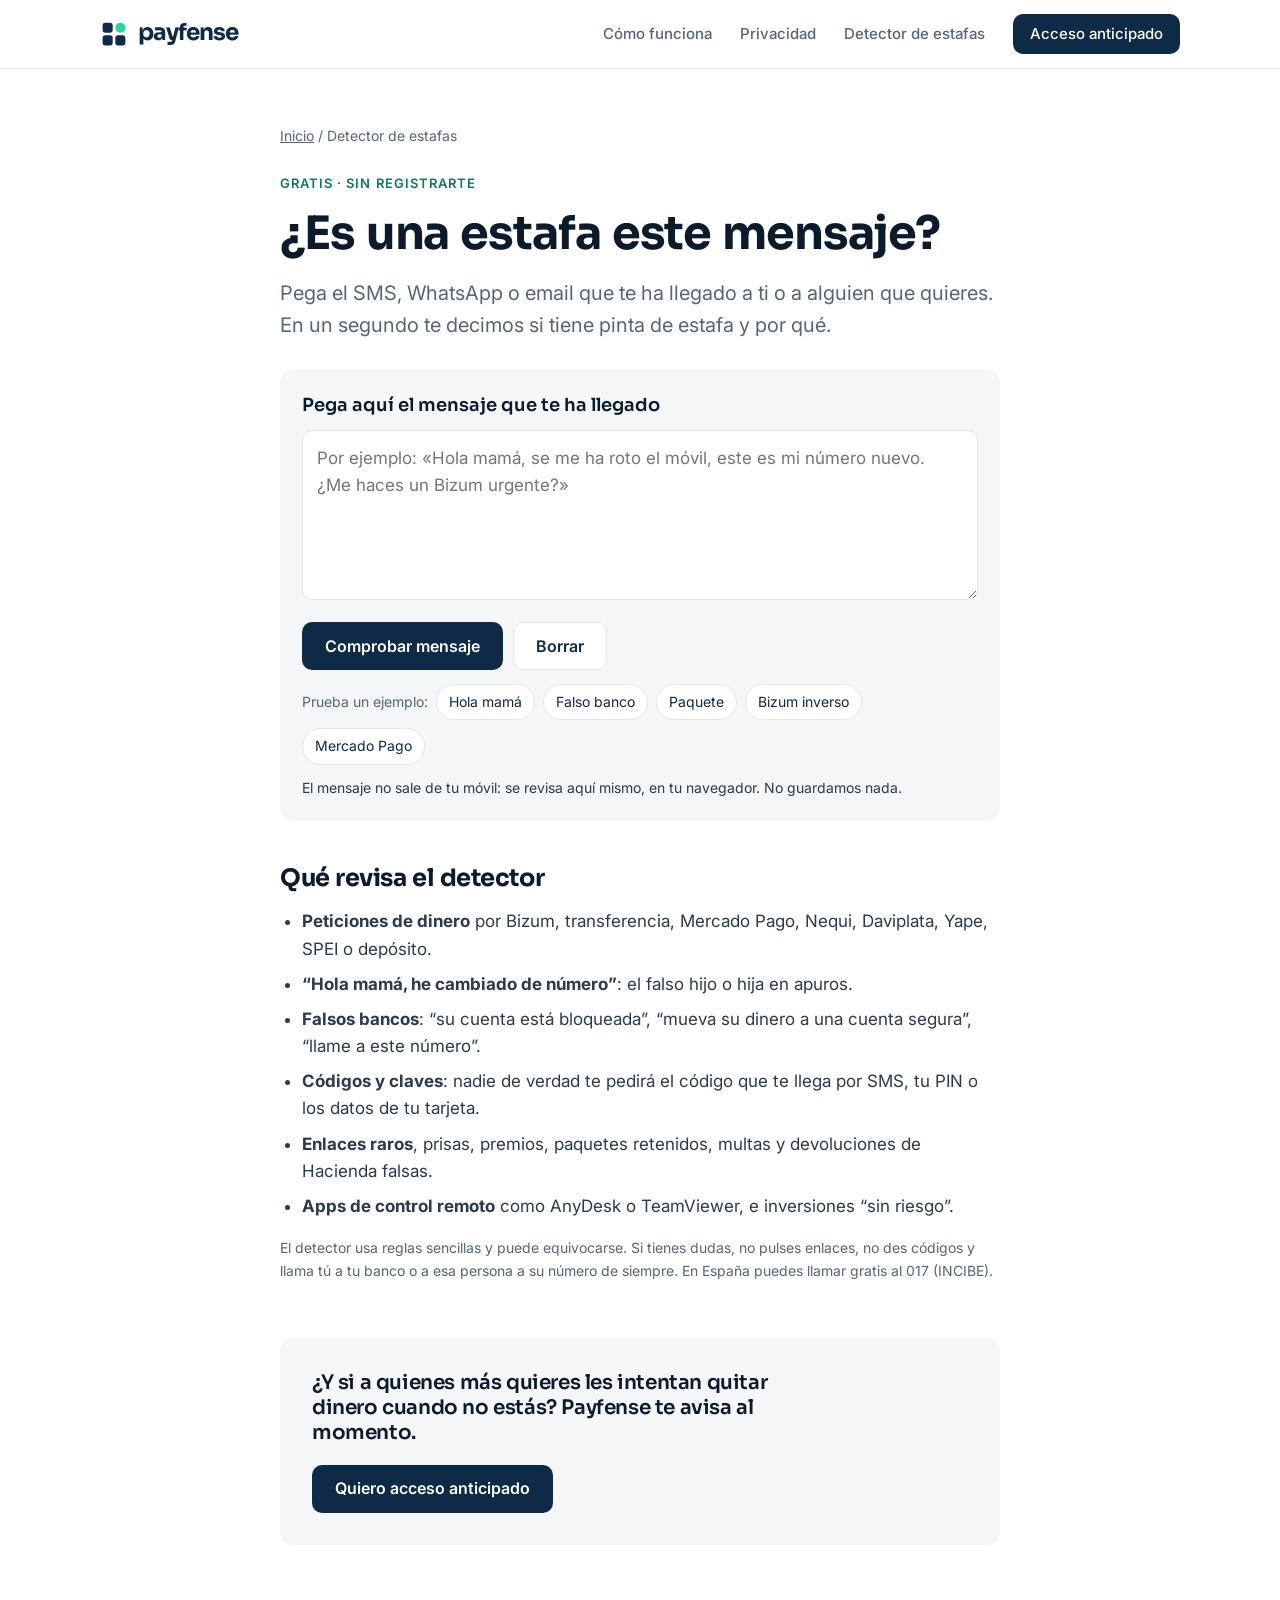
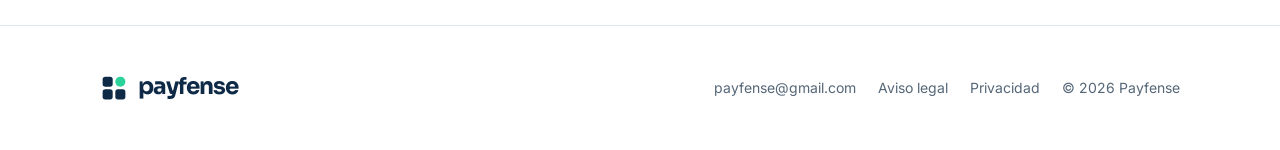
<file: detector.html>
<!doctype html>
<html lang="es">
<head>
<meta charset="utf-8">
<meta name="viewport" content="width=device-width,initial-scale=1">
<title>Detector de estafas gratis: ¿es falso este mensaje? · Payfense</title>
<meta name="description" content="Pega el SMS, WhatsApp o email que te ha llegado y en un segundo te decimos si tiene pinta de estafa y por qué. Gratis, sin registrarte y sin que el mensaje salga de tu móvil.">
<meta property="og:type" content="website">
<meta property="og:title" content="¿Es una estafa este mensaje? Compruébalo gratis">
<meta property="og:description" content="Pega el mensaje y te decimos en un segundo si es sospechoso. Bizum, Mercado Pago, Nequi, SPEI, falsos bancos, Correos, multas, “hola mamá”…">
<meta property="og:image" content="https://gyfps.github.io/payfense-web/og-image.png">
<meta name="twitter:card" content="summary_large_image">
<meta name="theme-color" content="#0E2A47">
<link rel="icon" href="favicon.svg" type="image/svg+xml">
<link rel="preconnect" href="https://fonts.googleapis.com">
<link rel="preconnect" href="https://fonts.gstatic.com" crossorigin>
<link href="https://fonts.googleapis.com/css2?family=Inter:wght@400;500;600&family=Sora:wght@600;700&display=swap" rel="stylesheet">
<link rel="stylesheet" href="estilos.css">
<style>
.det-box{background:var(--soft);border-radius:var(--radius);padding:22px;margin-top:28px}
.det-box label{display:block;font-family:var(--head);font-weight:600;font-size:18px;margin-bottom:10px}
.det-box textarea{width:100%;min-height:170px;resize:vertical;border:1.5px solid var(--line);border-radius:10px;padding:14px;font:inherit;font-size:17px;background:var(--white);color:var(--ink)}
.det-box textarea:focus{outline:3px solid var(--mint);outline-offset:1px;border-color:var(--navy)}
.det-actions{display:flex;flex-wrap:wrap;gap:10px;margin-top:14px;align-items:center}
.det-actions button{cursor:pointer}
.det-examples{display:flex;flex-wrap:wrap;gap:8px;margin-top:14px;font-size:14px;color:var(--muted);align-items:center}
.det-examples button{cursor:pointer;border:1px solid var(--line);background:var(--white);color:var(--navy);border-radius:999px;padding:6px 12px;font:inherit;font-size:14px}
.det-examples button:hover{border-color:var(--navy)}
.det-privacy{font-size:14px;color:var(--muted);margin:12px 0 0}
.result{margin-top:28px;border-radius:var(--radius);padding:24px;border:2px solid var(--line)}
.result[hidden]{display:none}
.result .light{display:flex;align-items:center;gap:14px}
.result .dot{width:44px;height:44px;border-radius:50%;flex:none}
.result h2{font-size:clamp(22px,3vw,28px);margin:0}
.result.rojo{border-color:#D64545;background:#FDECEC}.result.rojo .dot{background:#D64545}
.result.ambar{border-color:#E0A100;background:#FFF6DB}.result.ambar .dot{background:#E0A100}
.result.verde{border-color:var(--mint);background:var(--mint-soft)}.result.verde .dot{background:var(--mint)}
.result ul{margin:18px 0 0;padding-left:22px}
.result li{margin:10px 0;color:#2A3B4C}
.result .todo{margin-top:18px;padding-top:16px;border-top:1px solid rgba(0,0,0,.08)}
.result .todo h3{font-size:18px;margin-bottom:6px}
.share{display:flex;flex-wrap:wrap;gap:10px;margin-top:20px;align-items:center}
.share button{cursor:pointer}
#copiado{font-size:14px;color:var(--mint-ink)}
</style>
</head>
<body>

<header class="site-header">
  <div class="container">
    <a class="brand" href="index.html" aria-label="Payfense, inicio">
      <svg viewBox="0 0 64 64" aria-hidden="true"><rect x="6" y="6" width="23" height="23" rx="6" fill="#0E2A47"/><circle cx="46.5" cy="17.5" r="11.5" fill="#2BD39A"/><rect x="6" y="35" width="23" height="23" rx="6" fill="#0E2A47"/><rect x="35" y="35" width="23" height="23" rx="6" fill="#0E2A47"/></svg>
      <span>payfense</span>
    </a>
    <nav class="nav" aria-label="Principal">
      <a class="hide-sm" href="index.html#como-funciona">Cómo funciona</a>
      <a class="hide-sm" href="index.html#privacidad">Privacidad</a>
      <a class="hide-sm" href="detector.html">Detector de estafas</a>
      <a class="btn btn-primary btn-sm" href="index.html#apuntate">Acceso anticipado</a>
    </nav>
  </div>
</header>

<main class="article">
<div class="container narrow">
<div class="crumbs"><a href="index.html">Inicio</a> / Detector de estafas</div>
<span class="eyebrow">Gratis · Sin registrarte</span>
<h1>¿Es una estafa este mensaje?</h1>
<p class="lead">Pega el SMS, WhatsApp o email que te ha llegado a ti o a alguien que quieres. En un segundo te decimos si tiene pinta de estafa y por qué.</p>

<div class="det-box">
  <label for="msg">Pega aquí el mensaje que te ha llegado</label>
  <textarea id="msg" placeholder="Por ejemplo: «Hola mamá, se me ha roto el móvil, este es mi número nuevo. ¿Me haces un Bizum urgente?»"></textarea>
  <div class="det-actions">
    <button class="btn btn-primary" id="analizar" type="button">Comprobar mensaje</button>
    <button class="btn btn-ghost" id="borrar" type="button">Borrar</button>
  </div>
  <div class="det-examples" aria-label="Ejemplos">
    <span>Prueba un ejemplo:</span>
    <button type="button" data-ej="0">Hola mamá</button>
    <button type="button" data-ej="1">Falso banco</button>
    <button type="button" data-ej="2">Paquete</button>
    <button type="button" data-ej="3">Bizum inverso</button>
    <button type="button" data-ej="4">Mercado Pago</button>
  </div>
  <p class="det-privacy">El mensaje no sale de tu móvil: se revisa aquí mismo, en tu navegador. No guardamos nada.</p>
</div>

<section class="result" id="resultado" hidden aria-live="polite">
  <div class="light"><span class="dot" aria-hidden="true"></span><h2 id="res-titulo"></h2></div>
  <p id="res-resumen" style="margin:12px 0 0"></p>
  <ul id="res-motivos"></ul>
  <div class="todo"><h3>Qué hacer ahora</h3><p id="res-hacer" style="margin:0"></p></div>
  <div class="share">
    <button class="btn btn-mint" id="compartir" type="button">Compártelo con tus seres queridos</button>
    <span id="copiado" role="status"></span>
  </div>
</section>

<h2>Qué revisa el detector</h2>
<ul>
<li><b>Peticiones de dinero</b> por Bizum, transferencia, Mercado Pago, Nequi, Daviplata, Yape, SPEI o depósito.</li>
<li><b>“Hola mamá, he cambiado de número”</b>: el falso hijo o hija en apuros.</li>
<li><b>Falsos bancos</b>: “su cuenta está bloqueada”, “mueva su dinero a una cuenta segura”, “llame a este número”.</li>
<li><b>Códigos y claves</b>: nadie de verdad te pedirá el código que te llega por SMS, tu PIN o los datos de tu tarjeta.</li>
<li><b>Enlaces raros</b>, prisas, premios, paquetes retenidos, multas y devoluciones de Hacienda falsas.</li>
<li><b>Apps de control remoto</b> como AnyDesk o TeamViewer, e inversiones “sin riesgo”.</li>
</ul>
<p class="small">El detector usa reglas sencillas y puede equivocarse. Si tienes dudas, no pulses enlaces, no des códigos y llama tú a tu banco o a esa persona a su número de siempre. En España puedes llamar gratis al 017 (INCIBE).</p>

<div class="article-cta"><h3>¿Y si a quienes más quieres les intentan quitar dinero cuando no estás? Payfense te avisa al momento.</h3><a class="btn btn-primary" href="index.html#apuntate">Quiero acceso anticipado</a></div>
</div>
</main>

<footer class="site-footer">
  <div class="container">
    <a class="brand" href="index.html" aria-label="Payfense, inicio">
      <svg viewBox="0 0 64 64" aria-hidden="true"><rect x="6" y="6" width="23" height="23" rx="6" fill="#0E2A47"/><circle cx="46.5" cy="17.5" r="11.5" fill="#2BD39A"/><rect x="6" y="35" width="23" height="23" rx="6" fill="#0E2A47"/><rect x="35" y="35" width="23" height="23" rx="6" fill="#0E2A47"/></svg>
      <span>payfense</span>
    </a>
    <nav aria-label="Pie">
      <a href="mailto:payfense@gmail.com">payfense@gmail.com</a>
      <a href="aviso-legal.html">Aviso legal</a>
      <a href="privacidad.html">Privacidad</a>
      <span>© 2026 Payfense</span>
    </nav>
  </div>
</footer>

<script>
/* Reglas del detector. Todo se ejecuta en el navegador. */
var REGLAS = [
  {id:"remoto", peso:6, fuerte:true, re:/\b(anydesk|teamviewer|quicksupport|rustdesk|supremo|control remoto|acceso remoto|asistencia remota|soporte remoto)\b/,
   txt:"Te piden instalar una app para controlar tu móvil u ordenador. Con eso pueden entrar en tu banco. Ningún banco lo pide."},
  {id:"cuenta_segura", peso:6, fuerte:true, re:/(cuenta (segura|de seguridad|blindada|protegida|puente)|(mueva|mover|traspase|traspasar|transfiera|transferir|pase|pasar) (todo )?(su|tu|el) (dinero|saldo|fondos|ahorros)|proteger (sus|tus) (fondos|ahorros|dinero))/,
   txt:"Te dicen que muevas tu dinero a una “cuenta segura”. Es el timo del falso banco: esa cuenta es del estafador."},
  {id:"codigo", peso:5, fuerte:true, re:/((dime|dame|dimelo|facilite|facilitenos|indique|indiquenos|comparta|compartir|envie|enviame|mandame|pasame|reenvia|reenvie|dicte|confirme|confirma|necesito|introduzca)[^.!?\n]{0,40}\b(codigo|clave|pin|contrasena|token|otp|cvv|cvc)\b|\b(codigo|clave)[^.!?\n]{0,30}(que te (ha llegado|llego|llegara|va a llegar)|que le (ha llegado|llego|llegara|va a llegar)|por sms|de verificacion|de 6 digitos))/,
   txt:"Te piden un código, clave o PIN. Esos códigos sirven para autorizar pagos: nadie de verdad te los pedirá nunca."},
  {id:"tarjeta", peso:5, fuerte:true, re:/(numero (de|completo de) (la |su |tu )?tarjeta|fecha de caducidad|fecha de vencimiento|\bcvv\b|\bcvc\b|codigo de seguridad de (la|su|tu) tarjeta|datos (bancarios|de (la|su|tu) tarjeta)|clave de (la |su |tu )?banca)/,
   txt:"Te piden los datos de tu tarjeta o de tu banco. Tu banco ya los tiene: nunca te los pide por mensaje."},
  {id:"bizum_inverso", peso:5, fuerte:true, re:/((acepta|aceptar|acepte|aprueba|aprobar|confirma|confirmar|autoriza|autorizar)[^.!?\n]{0,40}(bizum|solicitud|peticion|pago|cobro|transferencia)[^.!?\n]{0,40}(recibir|cobrar|te llegue|le llegue|el dinero)|para (recibir|cobrar) (el dinero|el pago|el bizum)[^.!?\n]{0,40}(acepta|aceptar|acepte|confirma|confirmar)|\b(acepta|aceptala|aceptalo|acepte|aceptela|aceptelo|aceptar|aceptarla|confirma|confirmala|aprueba|apruebala|autoriza|autorizala)\b[^.!?\n]{0,15}para (recibir|cobrar))/,
   txt:"Te dicen que aceptes algo para recibir dinero. Para recibir un Bizum o una transferencia nunca hay que aceptar nada: si te piden aceptar, te están PIDIENDO dinero."},
  {id:"cambio_numero", peso:3, re:/(cambiado de (numero|movil|celular|telefono)|(mi|este es mi) (nuevo numero|numero nuevo|nuevo movil|nuevo celular|nuevo whatsapp)|(se me ha|se me|me han) (roto|caido|mojado|robado|perdido)[^.!?\n]{0,15}(el )?(movil|celular|telefono)|(perdi|rompi|se me rompio|se me cayo|me robaron) (el |mi )?(movil|celular|telefono)|guarda (este|mi) (numero|nuevo))/,
   txt:"Dice que ha cambiado de número o se le ha roto el móvil. Es el inicio típico del falso “hijo en apuros”. Llama al número de siempre antes de nada."},
  {id:"familiar", peso:1, re:/\b(hola|hey|oye|buenas)?\s*(mama|mami|papa|papi|ma|pa|abuela|abuelo|abu|tita|tia|tio)\b|soy (tu|su) (hijo|hija|nieto|nieta|sobrino|sobrina)/,
   txt:"Se presenta como un familiar. Comprueba que de verdad es esa persona llamándola a su número de siempre."},
  {id:"pide_dinero", peso:3, re:/((hazme|haz|me haces|me puedes hacer|puedes hacerme|necesito que me hagas|mandame|enviame|me mandas|me envias|pasame|prestame|me prestas|depositame|transfiereme|ingresame|me ingresas|me transfieres|me depositas)\b[^.!?\n]{0,40}|necesito (dinero|plata|pasta|que me prestes|que me pases|que me mandes|un favor)|tengo que pagar (una factura|hoy|ya|urgente)|(haz|hacer|realice|realizar|haga) (un|una|el) (bizum|transferencia|deposito|pago|ingreso|yape|plin|spei))/,
   txt:"Te pide dinero. Antes de enviar nada, confirma con una llamada a esa persona a su número de siempre."},
  {id:"pago", peso:1, re:/\b(bizum|mercado ?pago|nequi|daviplata|yape|plin|spei|zelle|western union|clabe|cvu|cbu|transferencia)\b/,
   txt:"Habla de pagos o envíos de dinero (Bizum, transferencia, Mercado Pago, Nequi, Yape, SPEI…). Si no lo esperabas, compruébalo en la app oficial."},
  {id:"urgencia", peso:2, re:/(urgente|urgencia|ahora mismo|ya mismo|inmediatamente|de inmediato|cuanto antes|lo antes posible|hoy mismo|en las proximas \d+ ?(h|horas|minutos)|en \d+ ?(h|horas|minutos)|ultimo aviso|plazo|antes de las|rapido|deprisa|no hay tiempo|caduca|expira|vence hoy)/,
   txt:"Mete prisa. Las estafas siempre tienen prisa para que no te pares a pensar ni preguntes a nadie."},
  {id:"bloqueo", peso:3, re:/((cuenta|tarjeta|acceso|banca|usuario|perfil)[^.!?\n]{0,30}(bloquead|suspendid|desactivad|restringid|cancelad|limitad|inhabilitad)|(acceso|inicio de sesion|movimiento|operacion|cargo|compra|actividad|transaccion) (no reconocid|inusual|sospechos|irregular|fraudulent|no autorizad)|(verifique|verifica|valide|valida|actualice|actualiza|confirme|confirma|reactive|reactiva|desbloquee|desbloquea) (su|tu|sus|tus) (identidad|datos|cuenta|tarjeta|informacion|acceso|usuario))/,
   txt:"Dice que tu cuenta o tarjeta tiene un problema o un cargo raro. Los estafadores usan ese susto para que pulses su enlace. Entra tú en la app de tu banco o llama al número de tu tarjeta."},
  {id:"llamar", peso:2, re:/((llame|llama|llamenos|contacte|contacta|marque|marca) (al|a este|a nuestro|inmediatamente al|urgentemente al)[^.!?\n]{0,25}\d{3}|departamento (de )?(seguridad|fraude|antifraude)|le (llamara|llamaremos|contactara) (un|nuestro) (agente|gestor|asesor|tecnico))/,
   txt:"Te da un número para que llames. Puede ser el del estafador. Llama solo al número que viene detrás de tu tarjeta o en la web oficial."},
  {id:"paquete", peso:3, re:/(\b(correos|dhl|seur|gls|mrw|ups|fedex|nacex|ctt|estafeta|servientrega|correo argentino|andreani|serpost|chilexpress|4-72)\b[^.!?\n]{0,80}|(paquete|envio|pedido|entrega)[^.!?\n]{0,40}(retenido|pendiente|en espera|no (se ha podido|pudo)|detenido|en aduana|devuelto)|(tasa|tasas|arancel|gastos) (de )?(aduana|envio|entrega|reenvio)|actualice (la|su) direccion)/,
   txt:"Habla de un paquete retenido o de pagar gastos de envío. Es de los SMS falsos más comunes. Si esperas algo, entra tú en la web oficial de la empresa."},
  {id:"multa_hacienda", peso:3, re:/(\b(dgt|agencia tributaria|hacienda|aeat|seguridad social|sat|afip|arca|dian|sunat|sii|anses|imss|policia|guardia civil|fiscalia|juzgado)\b[^.!?\n]{0,80}(multa|sancion|deuda|reembolso|devolucion|pago|pendiente|embargo|denuncia|citacion|expediente)|(multa|sancion|infraccion) (pendiente|de trafico|impagada|no pagada)|(reembolso|devolucion) (de impuestos|fiscal|pendiente|de hacienda|de la renta))/,
   txt:"Dice ser de Tráfico, Hacienda, la Policía u otro organismo y habla de multas, deudas o devoluciones. Los organismos no te piden pagar por SMS ni WhatsApp."},
  {id:"premio", peso:3, re:/(has ganado|ha ganado|ganaste|ganador|premio|sorteo|felicidades|enhorabuena|regalo|gratis para ti|reclama (tu|su)|cupon|bono de|tarjeta regalo|seleccionado para)/,
   txt:"Te promete un premio o regalo. Si no has participado en nada, no has ganado nada: buscan tus datos o un pago."},
  {id:"inversion", peso:3, re:/(inversion|invertir|criptomoneda|cripto|bitcoin|usdt|trading|rentabilidad|ganancias garantizadas|sin riesgo|duplica tu dinero|gana dinero desde casa|ingresos extra|trabajo desde casa|te pagamos por|dar like|me gusta a videos)/,
   txt:"Habla de inversiones, cripto o trabajos fáciles desde casa. Si promete ganar mucho sin riesgo, es una trampa."},
  {id:"secreto", peso:2, re:/(no (puedo|podre) (hablar|llamar|atender|coger)|no me llames|solo (puedo|por) (escribir|whatsapp|mensaje)|no se lo (digas|cuentes)|que no se entere|es un secreto|entre tu y yo)/,
   txt:"Pide que no llames o que no se lo cuentes a nadie. Así evitan que descubras el engaño."}
];

function normalizar(t){return t.toLowerCase().normalize("NFD").replace(/[̀-ͯ]/g,"").replace(/\s+/g," ");}

function enlaces(t){
  var m = t.match(/\b((https?:\/\/|www\.)[^\s]+|[a-z0-9-]+\.(com|es|net|org|info|xyz|top|site|online|app|link|click|shop|icu|live|cc|co|me|mx|ar|pe|cl|ly|io|ru|cn|tk|ml|ga|gq|cf|vip|club|store|pro|lat|support|help)(\/[^\s]*)?)/gi) || [];
  return m.filter(function(u){return !/^\d+\.\d+$/.test(u);});
}

function analizar(texto){
  var n = normalizar(texto||"");
  var motivos = [], puntos = 0, fuerte = false, vistos = {};
  REGLAS.forEach(function(r){
    if(r.re.test(n)){ vistos[r.id]=true; motivos.push(r.txt); puntos += r.peso; if(r.fuerte) fuerte = true; }
  });
  var urls = enlaces(n);
  if(urls.length){
    var raro = urls.some(function(u){
      return /(bit\.ly|tinyurl|t\.co\/|cutt\.ly|is\.gd|rb\.gy|shorturl|acortar|goo\.su|\.(xyz|top|site|online|link|click|shop|icu|live|cc|tk|ml|ga|gq|cf|vip|club|lat|support|help|info)\b|\d+\.\d+\.\d+\.\d+|-(es|seguro|verifica|cliente|clientes|online|app|login|soporte)|(seguro|verifica|verificar|validar|login|acceso|cliente|soporte|update|actualiza)[a-z0-9-]*\.)/.test(u);
    });
    puntos += raro ? 4 : 2;
    motivos.push(raro
      ? "Tiene un enlace con una dirección rara o acortada. Así llevan a webs falsas que copian la de tu banco o de Correos. No lo abras."
      : "Tiene un enlace. Los bancos y organismos casi nunca mandan enlaces por SMS o WhatsApp. Mejor entra tú en su web o app oficial.");
    vistos.enlace = true;
  }
  /* Combinaciones muy típicas */
  if(vistos.cambio_numero && (vistos.pide_dinero || vistos.pago)) { puntos += 3; fuerte = true; }
  if(vistos.familiar && (vistos.pide_dinero || vistos.pago) && vistos.urgencia) { puntos += 2; }
  if(vistos.enlace && (vistos.bloqueo || vistos.paquete || vistos.multa_hacienda || vistos.premio)) { puntos += 2; fuerte = true; }
  var nivel = (fuerte || puntos >= 6) ? "rojo" : (puntos >= 2 ? "ambar" : "verde");
  return {nivel:nivel, puntos:puntos, motivos:motivos};
}

var TEXTOS = {
  rojo:{t:"Muy probablemente es una estafa", r:"Este mensaje tiene las señales típicas de un engaño.",
        h:"No respondas, no pulses ningún enlace y no des ningún código ni dato. Si dice ser un familiar, llámale a su número de siempre. Si dice ser tu banco, llama tú al número que viene detrás de tu tarjeta. Si ya has pagado o dado datos, llama a tu banco ahora mismo y denuncia."},
  ambar:{t:"Cuidado: tiene señales sospechosas", r:"No es seguro que sea una estafa, pero hay cosas raras.",
        h:"Antes de hacer nada, compruébalo por otro camino: llama a la persona o a la empresa a su número oficial, o entra tú en su app o web. No uses los enlaces ni los teléfonos del mensaje."},
  verde:{t:"No vemos señales claras de estafa", r:"No hemos encontrado las trampas más habituales.",
        h:"Aun así, si te pide dinero, datos o prisa, desconfía y compruébalo llamando al número de siempre. El detector usa reglas sencillas y puede fallar."}
};

var EJEMPLOS = [
  "Hola mamá, se me ha roto el móvil y este es mi número nuevo. Guárdalo. ¿Puedes hacerme un Bizum de 480 € urgente? Tengo que pagar una factura hoy y no puedo hablar.",
  "BBVA: Hemos detectado un acceso no reconocido en su cuenta. Para evitar el bloqueo verifique su identidad en https://bbva-seguro-clientes.top/login",
  "Correos: su paquete está retenido por tasas de aduana pendientes (1,99 €). Pague antes de 24 horas en www.correos-envio.info o será devuelto.",
  "Hola, soy el comprador del sofá de Wallapop. Te he enviado una solicitud por Bizum, acéptala para recibir el dinero, que tengo prisa.",
  "Mercado Pago: tu cuenta fue suspendida por actividad sospechosa. Para reactivarla dinos el código que te llegó por SMS. Un asesor te llamará."
];

var $ = function(id){return document.getElementById(id);};
function mostrar(){
  var txt = $("msg").value.trim();
  if(!txt){ $("msg").focus(); return; }
  var r = analizar(txt), T = TEXTOS[r.nivel], box = $("resultado");
  box.className = "result " + r.nivel; box.hidden = false;
  $("res-titulo").textContent = T.t;
  $("res-resumen").textContent = T.r + (r.motivos.length ? " Esto es lo que hemos visto:" : "");
  var ul = $("res-motivos"); ul.innerHTML = "";
  r.motivos.forEach(function(m){ var li = document.createElement("li"); li.textContent = m; ul.appendChild(li); });
  $("res-hacer").textContent = T.h;
  $("copiado").textContent = "";
  box.scrollIntoView({behavior:"smooth", block:"start"});
}
$("analizar").addEventListener("click", mostrar);
$("borrar").addEventListener("click", function(){ $("msg").value=""; $("resultado").hidden=true; $("msg").focus(); });
Array.prototype.forEach.call(document.querySelectorAll("[data-ej]"), function(b){
  b.addEventListener("click", function(){ $("msg").value = EJEMPLOS[+b.getAttribute("data-ej")]; mostrar(); });
});
$("compartir").addEventListener("click", function(){
  var url = location.href.split("#")[0].split("?")[0];
  var texto = "Antes de pagar o dar un código, pega el mensaje aquí y mira si es una estafa. Es gratis:";
  if(navigator.share){ navigator.share({title:"Detector de estafas gratis", text:texto, url:url}).catch(function(){}); return; }
  var todo = texto + " " + url;
  if(navigator.clipboard){ navigator.clipboard.writeText(todo).then(function(){ $("copiado").textContent = "Enlace copiado. Pégalo en el chat de tus seres queridos."; }); }
  else { window.prompt("Copia este enlace:", todo); }
});
if(typeof module !== "undefined"){ module.exports = {analizar:analizar}; }
</script>
</body>
</html>
</file>
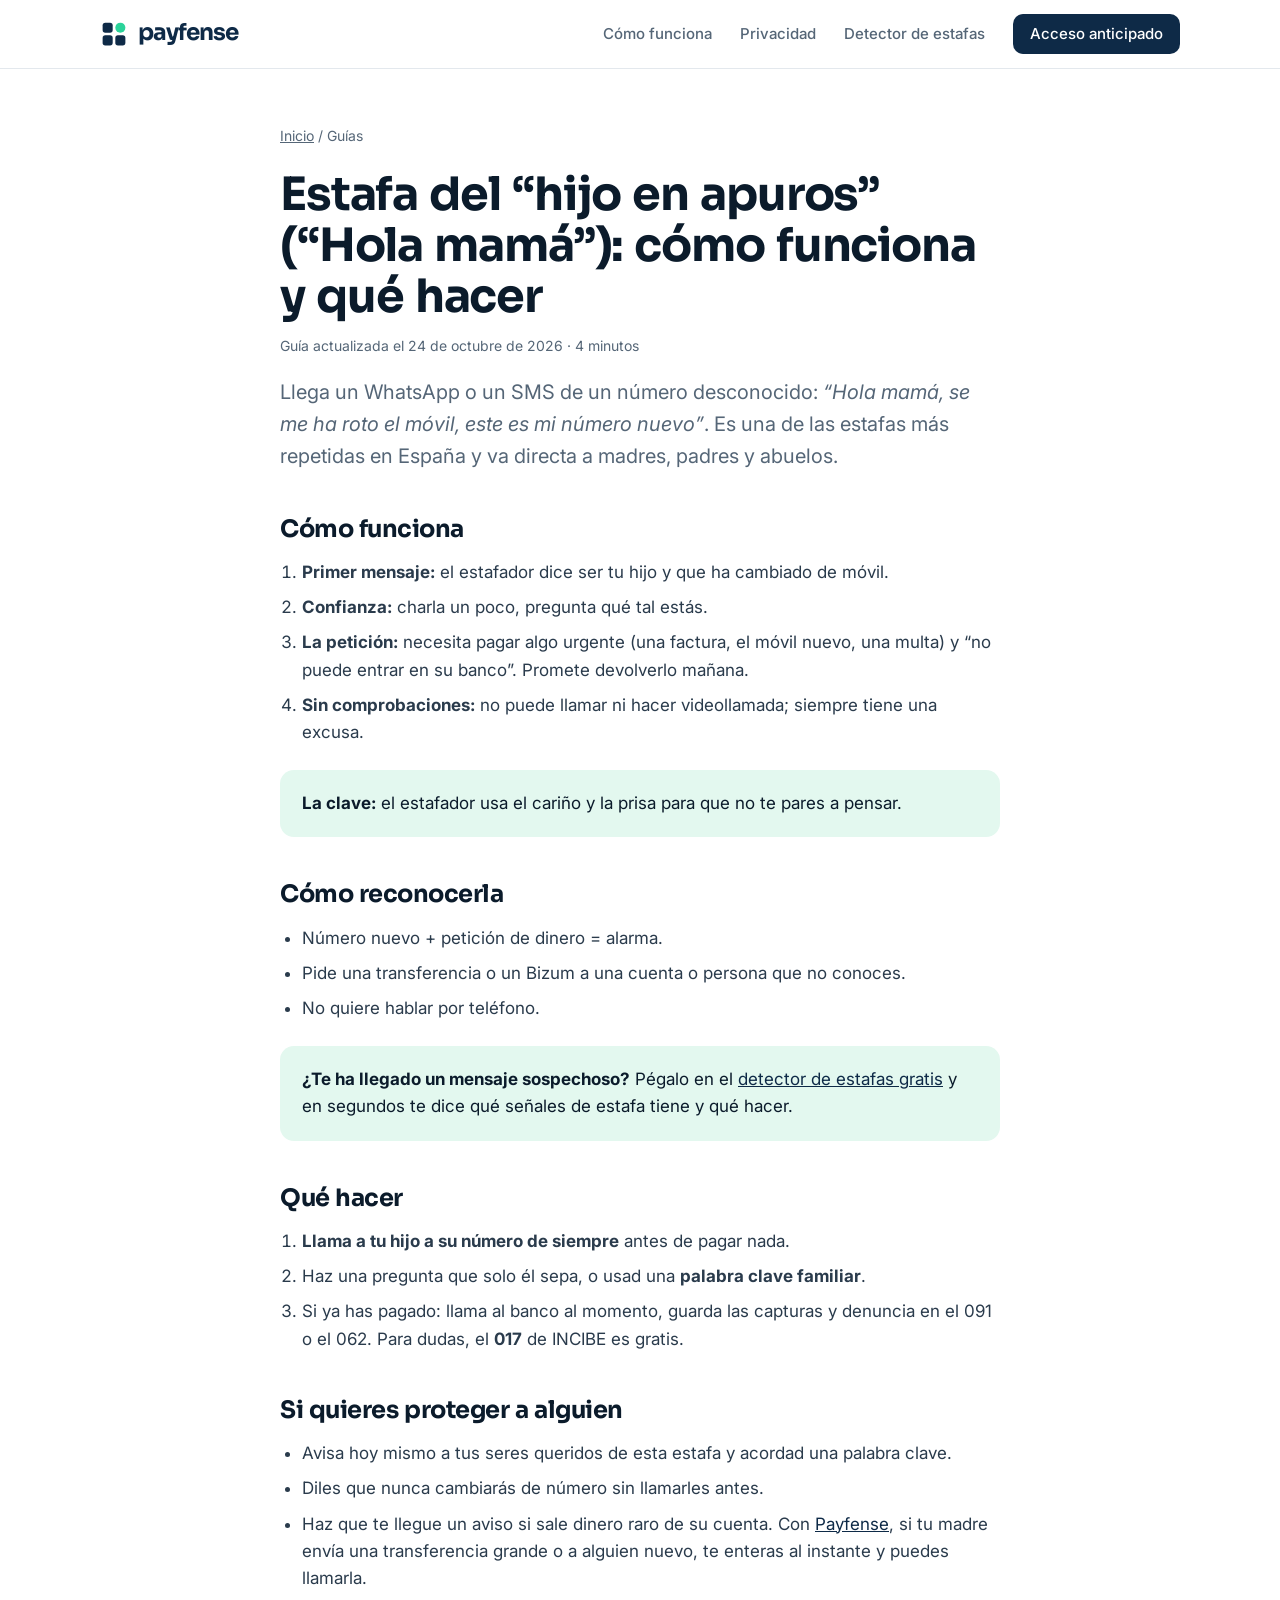
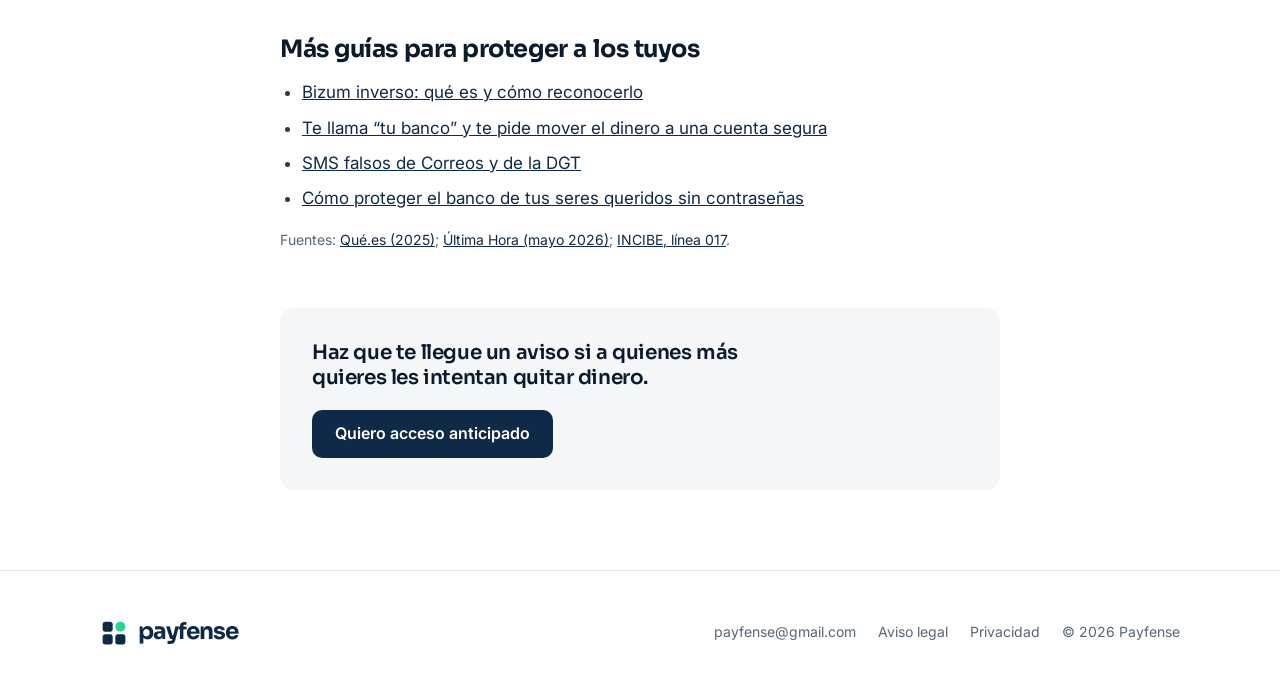
<file: estafa-hijo-en-apuros.html>
<!doctype html>
<html lang="es">
<head>
<meta charset="utf-8">
<meta name="viewport" content="width=device-width,initial-scale=1">
<title>Estafa del &quot;hijo en apuros&quot; (Hola mamá): cómo funciona · Payfense</title>
<meta name="description" content="Cómo funciona la estafa «Hola mamá, se me ha roto el móvil», cómo reconocerla y qué hacer.">
<meta name="theme-color" content="#0E2A47">
<link rel="icon" href="favicon.svg" type="image/svg+xml">
<link rel="preconnect" href="https://fonts.googleapis.com">
<link rel="preconnect" href="https://fonts.gstatic.com" crossorigin>
<link href="https://fonts.googleapis.com/css2?family=Inter:wght@400;500;600&family=Sora:wght@600;700&display=swap" rel="stylesheet">
<link rel="stylesheet" href="estilos.css">
</head>
<body>

<header class="site-header">
  <div class="container">
    <a class="brand" href="index.html" aria-label="Payfense, inicio">
      <svg viewBox="0 0 64 64" aria-hidden="true"><rect x="6" y="6" width="23" height="23" rx="6" fill="#0E2A47"/><circle cx="46.5" cy="17.5" r="11.5" fill="#2BD39A"/><rect x="6" y="35" width="23" height="23" rx="6" fill="#0E2A47"/><rect x="35" y="35" width="23" height="23" rx="6" fill="#0E2A47"/></svg>
      <span>payfense</span>
    </a>
    <nav class="nav" aria-label="Principal">
      <a class="hide-sm" href="index.html#como-funciona">Cómo funciona</a>
      <a class="hide-sm" href="index.html#privacidad">Privacidad</a>
      <a class="hide-sm" href="detector.html">Detector de estafas</a>
      <a class="btn btn-primary btn-sm" href="index.html#apuntate">Acceso anticipado</a>
    </nav>
  </div>
</header>

<main class="article">
<div class="container narrow">
<div class="crumbs"><a href="index.html">Inicio</a> / Guías</div>
<h1>Estafa del “hijo en apuros” (“Hola mamá”): cómo funciona y qué hacer</h1>
<p class="small">Guía actualizada el 24 de octubre de 2026 · 4 minutos</p>
<p class="lead">Llega un WhatsApp o un SMS de un número desconocido: <i>“Hola mamá, se me ha roto el móvil, este es mi número nuevo”</i>. Es una de las estafas más repetidas en España y va directa a madres, padres y abuelos.</p>
<h2>Cómo funciona</h2>
<ol>
<li><b>Primer mensaje:</b> el estafador dice ser tu hijo y que ha cambiado de móvil.</li>
<li><b>Confianza:</b> charla un poco, pregunta qué tal estás.</li>
<li><b>La petición:</b> necesita pagar algo urgente (una factura, el móvil nuevo, una multa) y “no puede entrar en su banco”. Promete devolverlo mañana.</li>
<li><b>Sin comprobaciones:</b> no puede llamar ni hacer videollamada; siempre tiene una excusa.</li>
</ol>
<div class="card"><b>La clave:</b> el estafador usa el cariño y la prisa para que no te pares a pensar.</div>
<h2>Cómo reconocerla</h2>
<ul>
<li>Número nuevo + petición de dinero = alarma.</li>
<li>Pide una transferencia o un Bizum a una cuenta o persona que no conoces.</li>
<li>No quiere hablar por teléfono.</li>
</ul>
<div class="card"><b>¿Te ha llegado un mensaje sospechoso?</b> Pégalo en el <a href="detector.html">detector de estafas gratis</a> y en segundos te dice qué señales de estafa tiene y qué hacer.</div>
<h2>Qué hacer</h2>
<ol>
<li><b>Llama a tu hijo a su número de siempre</b> antes de pagar nada.</li>
<li>Haz una pregunta que solo él sepa, o usad una <b>palabra clave familiar</b>.</li>
<li>Si ya has pagado: llama al banco al momento, guarda las capturas y denuncia en el 091 o el 062. Para dudas, el <b>017</b> de INCIBE es gratis.</li>
</ol>
<h2>Si quieres proteger a alguien</h2>
<ul>
<li>Avisa hoy mismo a tus seres queridos de esta estafa y acordad una palabra clave.</li>
<li>Diles que nunca cambiarás de número sin llamarles antes.</li>
<li>Haz que te llegue un aviso si sale dinero raro de su cuenta. Con <a href="index.html">Payfense</a>, si tu madre envía una transferencia grande o a alguien nuevo, te enteras al instante y puedes llamarla.</li>
</ul>
<h2>Más guías para proteger a los tuyos</h2>
<ul>
<li><a href="bizum-inverso.html">Bizum inverso: qué es y cómo reconocerlo</a></li>
<li><a href="falso-banco-cuenta-segura.html">Te llama “tu banco” y te pide mover el dinero a una cuenta segura</a></li>
<li><a href="sms-falso-correos-dgt.html">SMS falsos de Correos y de la DGT</a></li>
<li><a href="avisos-banco-padres.html">Cómo proteger el banco de tus seres queridos sin contraseñas</a></li>
</ul>
<p class="small">Fuentes: <a href="https://www.que.es/2025/08/06/timo-hijo-en-apuros-whatsapp/">Qué.es (2025)</a>; <a href="https://www.ultimahora.es/sucesos/ultimas/2026/05/14/2629621/mama-roto-movil-alertan-nueva-oleada-mensajes-fraude-del-hijo.html">Última Hora (mayo 2026)</a>; <a href="https://www.incibe.es/linea-de-ayuda-en-ciberseguridad">INCIBE, línea 017</a>.</p>
<div class="article-cta"><h3>Haz que te llegue un aviso si a quienes más quieres les intentan quitar dinero.</h3><a class="btn btn-primary" href="index.html#apuntate">Quiero acceso anticipado</a></div>
</div>
</main>

<footer class="site-footer">
  <div class="container">
    <a class="brand" href="index.html" aria-label="Payfense, inicio">
      <svg viewBox="0 0 64 64" aria-hidden="true"><rect x="6" y="6" width="23" height="23" rx="6" fill="#0E2A47"/><circle cx="46.5" cy="17.5" r="11.5" fill="#2BD39A"/><rect x="6" y="35" width="23" height="23" rx="6" fill="#0E2A47"/><rect x="35" y="35" width="23" height="23" rx="6" fill="#0E2A47"/></svg>
      <span>payfense</span>
    </a>
    <nav aria-label="Pie">
      <a href="mailto:payfense@gmail.com">payfense@gmail.com</a>
      <a href="aviso-legal.html">Aviso legal</a>
      <a href="privacidad.html">Privacidad</a>
      <span>© 2026 Payfense</span>
    </nav>
  </div>
</footer>
</body>
</html>
</file>
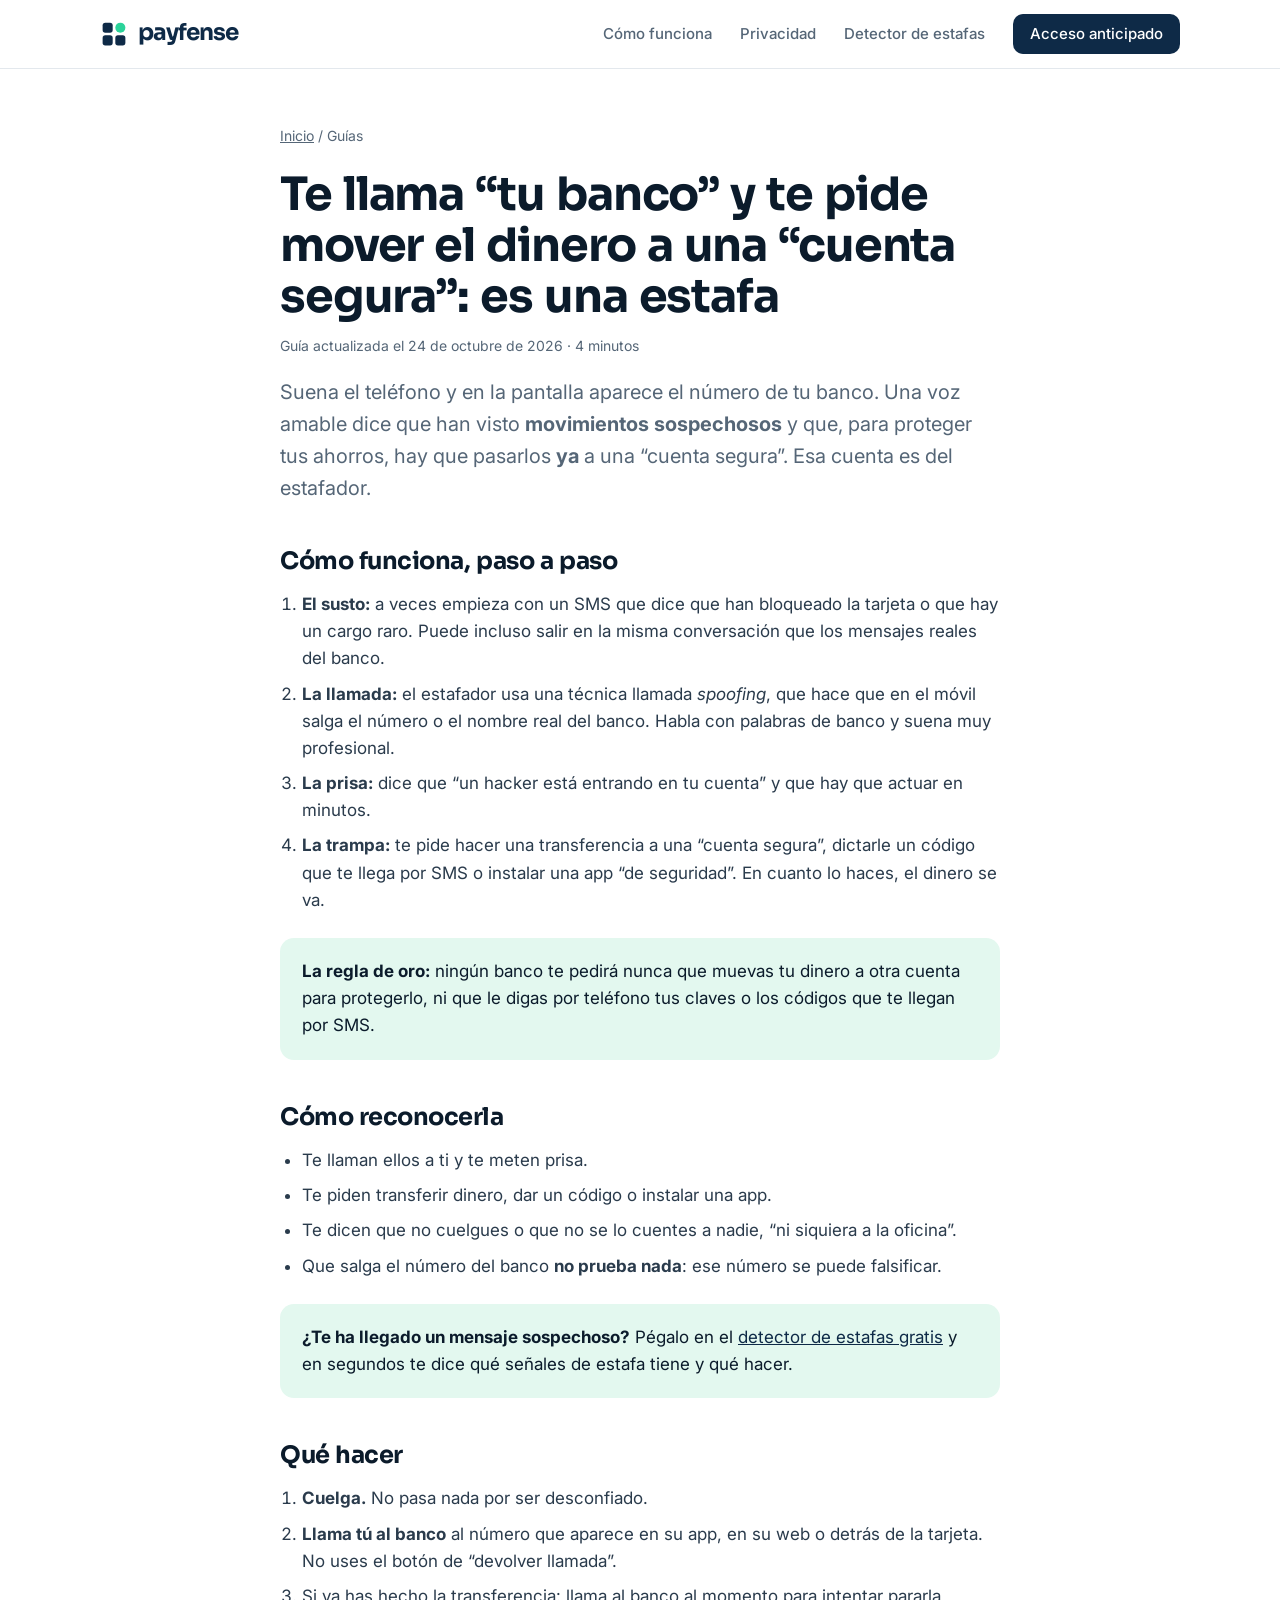
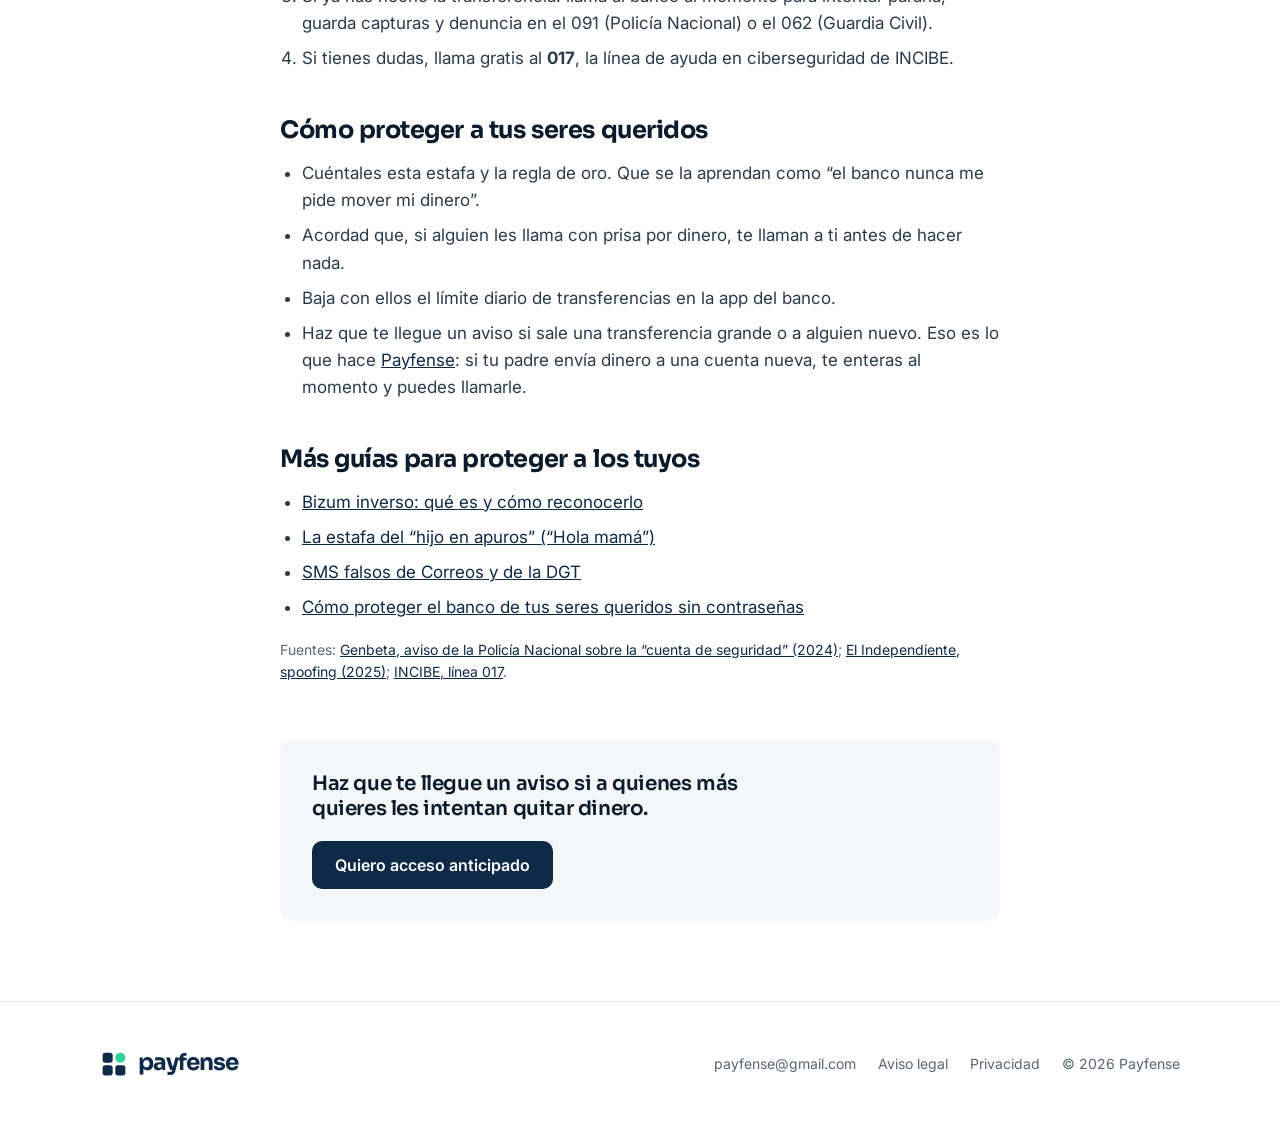
<file: falso-banco-cuenta-segura.html>
<!doctype html>
<html lang="es">
<head>
<meta charset="utf-8">
<meta name="viewport" content="width=device-width,initial-scale=1">
<title>Te llama tu banco y te pide mover el dinero a una &quot;cuenta segura&quot;: es una estafa · Payfense</title>
<meta name="description" content="Cómo funciona la estafa del falso empleado del banco que pide pasar el dinero a una cuenta segura, cómo reconocerla y qué hacer.">
<meta name="theme-color" content="#0E2A47">
<link rel="icon" href="favicon.svg" type="image/svg+xml">
<link rel="preconnect" href="https://fonts.googleapis.com">
<link rel="preconnect" href="https://fonts.gstatic.com" crossorigin>
<link href="https://fonts.googleapis.com/css2?family=Inter:wght@400;500;600&family=Sora:wght@600;700&display=swap" rel="stylesheet">
<link rel="stylesheet" href="estilos.css">
</head>
<body>

<header class="site-header">
  <div class="container">
    <a class="brand" href="index.html" aria-label="Payfense, inicio">
      <svg viewBox="0 0 64 64" aria-hidden="true"><rect x="6" y="6" width="23" height="23" rx="6" fill="#0E2A47"/><circle cx="46.5" cy="17.5" r="11.5" fill="#2BD39A"/><rect x="6" y="35" width="23" height="23" rx="6" fill="#0E2A47"/><rect x="35" y="35" width="23" height="23" rx="6" fill="#0E2A47"/></svg>
      <span>payfense</span>
    </a>
    <nav class="nav" aria-label="Principal">
      <a class="hide-sm" href="index.html#como-funciona">Cómo funciona</a>
      <a class="hide-sm" href="index.html#privacidad">Privacidad</a>
      <a class="hide-sm" href="detector.html">Detector de estafas</a>
      <a class="btn btn-primary btn-sm" href="index.html#apuntate">Acceso anticipado</a>
    </nav>
  </div>
</header>

<main class="article">
<div class="container narrow">
<div class="crumbs"><a href="index.html">Inicio</a> / Guías</div>
<h1>Te llama “tu banco” y te pide mover el dinero a una “cuenta segura”: es una estafa</h1>
<p class="small">Guía actualizada el 24 de octubre de 2026 · 4 minutos</p>
<p class="lead">Suena el teléfono y en la pantalla aparece el número de tu banco. Una voz amable dice que han visto <b>movimientos sospechosos</b> y que, para proteger tus ahorros, hay que pasarlos <b>ya</b> a una “cuenta segura”. Esa cuenta es del estafador.</p>
<h2>Cómo funciona, paso a paso</h2>
<ol>
<li><b>El susto:</b> a veces empieza con un SMS que dice que han bloqueado la tarjeta o que hay un cargo raro. Puede incluso salir en la misma conversación que los mensajes reales del banco.</li>
<li><b>La llamada:</b> el estafador usa una técnica llamada <i>spoofing</i>, que hace que en el móvil salga el número o el nombre real del banco. Habla con palabras de banco y suena muy profesional.</li>
<li><b>La prisa:</b> dice que “un hacker está entrando en tu cuenta” y que hay que actuar en minutos.</li>
<li><b>La trampa:</b> te pide hacer una transferencia a una “cuenta segura”, dictarle un código que te llega por SMS o instalar una app “de seguridad”. En cuanto lo haces, el dinero se va.</li>
</ol>
<div class="card"><b>La regla de oro:</b> ningún banco te pedirá nunca que muevas tu dinero a otra cuenta para protegerlo, ni que le digas por teléfono tus claves o los códigos que te llegan por SMS.</div>
<h2>Cómo reconocerla</h2>
<ul>
<li>Te llaman ellos a ti y te meten prisa.</li>
<li>Te piden transferir dinero, dar un código o instalar una app.</li>
<li>Te dicen que no cuelgues o que no se lo cuentes a nadie, “ni siquiera a la oficina”.</li>
<li>Que salga el número del banco <b>no prueba nada</b>: ese número se puede falsificar.</li>
</ul>
<div class="card"><b>¿Te ha llegado un mensaje sospechoso?</b> Pégalo en el <a href="detector.html">detector de estafas gratis</a> y en segundos te dice qué señales de estafa tiene y qué hacer.</div>
<h2>Qué hacer</h2>
<ol>
<li><b>Cuelga.</b> No pasa nada por ser desconfiado.</li>
<li><b>Llama tú al banco</b> al número que aparece en su app, en su web o detrás de la tarjeta. No uses el botón de “devolver llamada”.</li>
<li>Si ya has hecho la transferencia: llama al banco al momento para intentar pararla, guarda capturas y denuncia en el 091 (Policía Nacional) o el 062 (Guardia Civil).</li>
<li>Si tienes dudas, llama gratis al <b>017</b>, la línea de ayuda en ciberseguridad de INCIBE.</li>
</ol>
<h2>Cómo proteger a tus seres queridos</h2>
<ul>
<li>Cuéntales esta estafa y la regla de oro. Que se la aprendan como “el banco nunca me pide mover mi dinero”.</li>
<li>Acordad que, si alguien les llama con prisa por dinero, te llaman a ti antes de hacer nada.</li>
<li>Baja con ellos el límite diario de transferencias en la app del banco.</li>
<li>Haz que te llegue un aviso si sale una transferencia grande o a alguien nuevo. Eso es lo que hace <a href="index.html">Payfense</a>: si tu padre envía dinero a una cuenta nueva, te enteras al momento y puedes llamarle.</li>
</ul>
<h2>Más guías para proteger a los tuyos</h2>
<ul>
<li><a href="bizum-inverso.html">Bizum inverso: qué es y cómo reconocerlo</a></li>
<li><a href="estafa-hijo-en-apuros.html">La estafa del “hijo en apuros” (“Hola mamá”)</a></li>
<li><a href="sms-falso-correos-dgt.html">SMS falsos de Correos y de la DGT</a></li>
<li><a href="avisos-banco-padres.html">Cómo proteger el banco de tus seres queridos sin contraseñas</a></li>
</ul>
<p class="small">Fuentes: <a href="https://www.genbeta.com/seguridad/policia-nacional-advierte-cuidado-te-llama-tu-banco-te-pide-transferir-todos-tus-ahorros-a-otra-cuenta-seguridad">Genbeta, aviso de la Policía Nacional sobre la “cuenta de seguridad” (2024)</a>; <a href="https://www.elindependiente.com/sociedad/2025/02/23/spoofing-estafa-cuenta-cero/">El Independiente, spoofing (2025)</a>; <a href="https://www.incibe.es/linea-de-ayuda-en-ciberseguridad">INCIBE, línea 017</a>.</p>
<div class="article-cta"><h3>Haz que te llegue un aviso si a quienes más quieres les intentan quitar dinero.</h3><a class="btn btn-primary" href="index.html#apuntate">Quiero acceso anticipado</a></div>
</div>
</main>

<footer class="site-footer">
  <div class="container">
    <a class="brand" href="index.html" aria-label="Payfense, inicio">
      <svg viewBox="0 0 64 64" aria-hidden="true"><rect x="6" y="6" width="23" height="23" rx="6" fill="#0E2A47"/><circle cx="46.5" cy="17.5" r="11.5" fill="#2BD39A"/><rect x="6" y="35" width="23" height="23" rx="6" fill="#0E2A47"/><rect x="35" y="35" width="23" height="23" rx="6" fill="#0E2A47"/></svg>
      <span>payfense</span>
    </a>
    <nav aria-label="Pie">
      <a href="mailto:payfense@gmail.com">payfense@gmail.com</a>
      <a href="aviso-legal.html">Aviso legal</a>
      <a href="privacidad.html">Privacidad</a>
      <span>© 2026 Payfense</span>
    </nav>
  </div>
</footer>
</body>
</html>
</file>
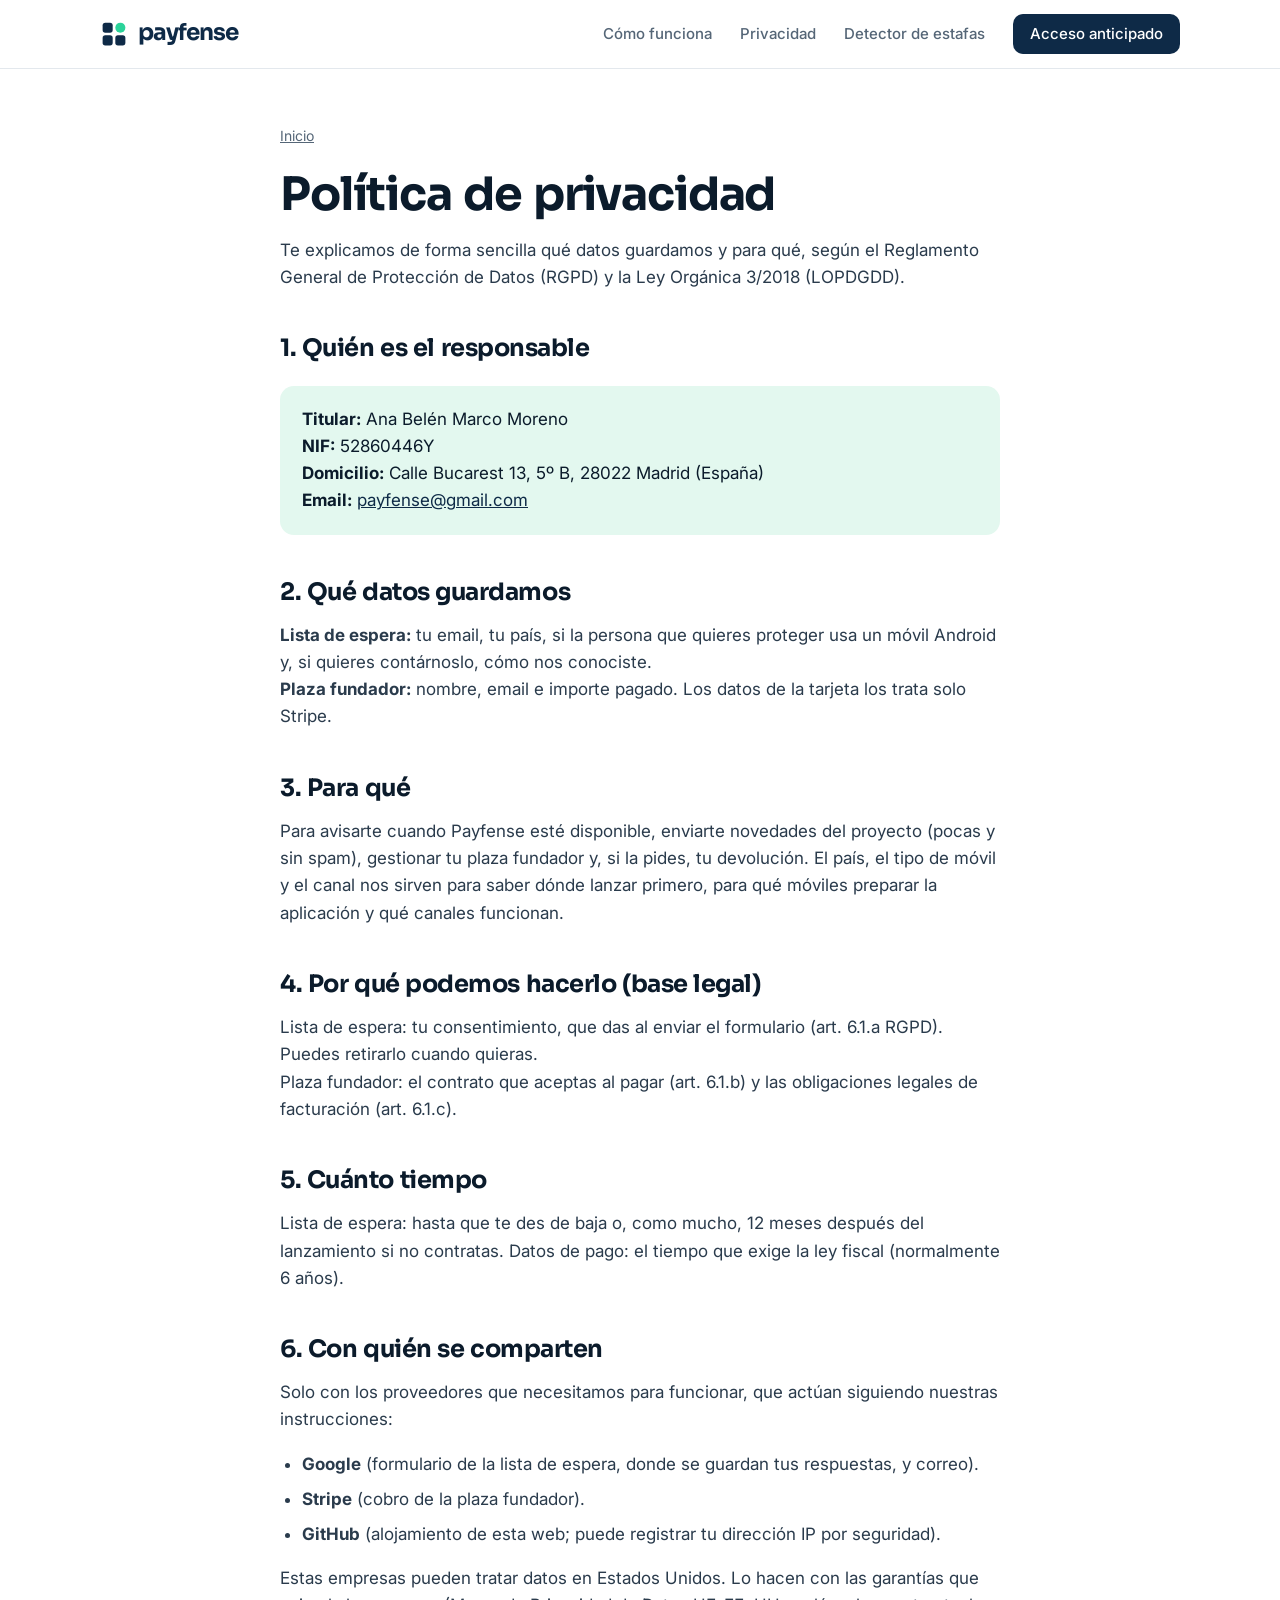
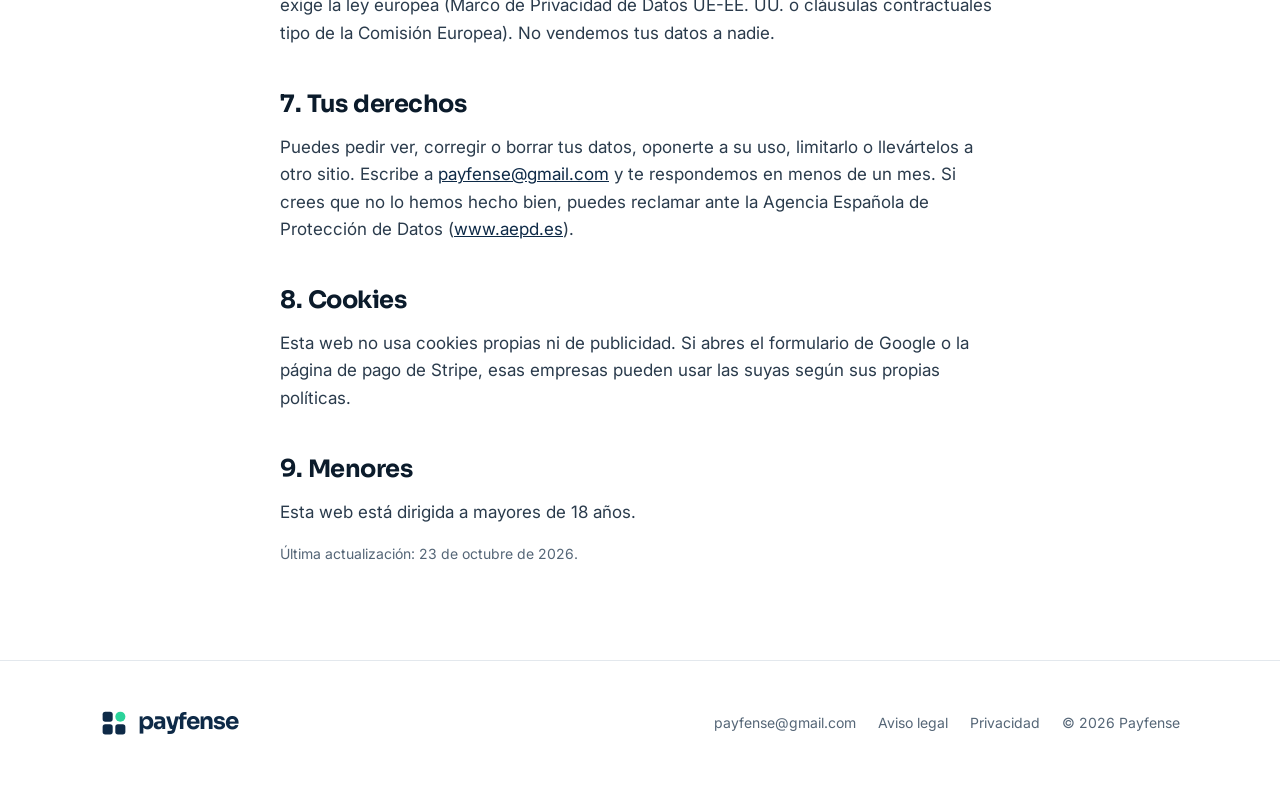
<file: privacidad.html>
<!doctype html>
<html lang="es">
<head>
<meta charset="utf-8">
<meta name="viewport" content="width=device-width,initial-scale=1">
<title>Política de privacidad · Payfense</title>
<meta name="robots" content="noindex">
<meta name="theme-color" content="#0E2A47">
<link rel="icon" href="favicon.svg" type="image/svg+xml">
<link rel="preconnect" href="https://fonts.googleapis.com">
<link rel="preconnect" href="https://fonts.gstatic.com" crossorigin>
<link href="https://fonts.googleapis.com/css2?family=Inter:wght@400;500;600&family=Sora:wght@600;700&display=swap" rel="stylesheet">
<link rel="stylesheet" href="estilos.css">
</head>
<body>

<header class="site-header">
  <div class="container">
    <a class="brand" href="index.html" aria-label="Payfense, inicio">
      <svg viewBox="0 0 64 64" aria-hidden="true"><rect x="6" y="6" width="23" height="23" rx="6" fill="#0E2A47"/><circle cx="46.5" cy="17.5" r="11.5" fill="#2BD39A"/><rect x="6" y="35" width="23" height="23" rx="6" fill="#0E2A47"/><rect x="35" y="35" width="23" height="23" rx="6" fill="#0E2A47"/></svg>
      <span>payfense</span>
    </a>
    <nav class="nav" aria-label="Principal">
      <a class="hide-sm" href="index.html#como-funciona">Cómo funciona</a>
      <a class="hide-sm" href="index.html#privacidad">Privacidad</a>
      <a class="hide-sm" href="detector.html">Detector de estafas</a>
      <a class="btn btn-primary btn-sm" href="index.html#apuntate">Acceso anticipado</a>
    </nav>
  </div>
</header>

<main class="article">
<div class="container narrow">
<div class="crumbs"><a href="index.html">Inicio</a></div>
<h1>Política de privacidad</h1>
<p>Te explicamos de forma sencilla qué datos guardamos y para qué, según el Reglamento General de Protección de Datos (RGPD) y la Ley Orgánica 3/2018 (LOPDGDD).</p>
<h2>1. Quién es el responsable</h2><div class="card"><b>Titular:</b> Ana Belén Marco Moreno<br><b>NIF:</b> 52860446Y<br><b>Domicilio:</b> Calle Bucarest 13, 5º B, 28022 Madrid (España)<br><b>Email:</b> <a href="mailto:payfense@gmail.com">payfense@gmail.com</a></div>
<h2>2. Qué datos guardamos</h2><p><b>Lista de espera:</b> tu email, tu país, si la persona que quieres proteger usa un móvil Android y, si quieres contárnoslo, cómo nos conociste.<br><b>Plaza fundador:</b> nombre, email e importe pagado. Los datos de la tarjeta los trata solo Stripe.</p>
<h2>3. Para qué</h2><p>Para avisarte cuando Payfense esté disponible, enviarte novedades del proyecto (pocas y sin spam), gestionar tu plaza fundador y, si la pides, tu devolución. El país, el tipo de móvil y el canal nos sirven para saber dónde lanzar primero, para qué móviles preparar la aplicación y qué canales funcionan.</p>
<h2>4. Por qué podemos hacerlo (base legal)</h2><p>Lista de espera: tu consentimiento, que das al enviar el formulario (art. 6.1.a RGPD). Puedes retirarlo cuando quieras.<br>Plaza fundador: el contrato que aceptas al pagar (art. 6.1.b) y las obligaciones legales de facturación (art. 6.1.c).</p>
<h2>5. Cuánto tiempo</h2><p>Lista de espera: hasta que te des de baja o, como mucho, 12 meses después del lanzamiento si no contratas. Datos de pago: el tiempo que exige la ley fiscal (normalmente 6 años).</p>
<h2>6. Con quién se comparten</h2><p>Solo con los proveedores que necesitamos para funcionar, que actúan siguiendo nuestras instrucciones:</p>
<ul><li><b>Google</b> (formulario de la lista de espera, donde se guardan tus respuestas, y correo).</li><li><b>Stripe</b> (cobro de la plaza fundador).</li><li><b>GitHub</b> (alojamiento de esta web; puede registrar tu dirección IP por seguridad).</li></ul>
<p>Estas empresas pueden tratar datos en Estados Unidos. Lo hacen con las garantías que exige la ley europea (Marco de Privacidad de Datos UE-EE. UU. o cláusulas contractuales tipo de la Comisión Europea). No vendemos tus datos a nadie.</p>
<h2>7. Tus derechos</h2><p>Puedes pedir ver, corregir o borrar tus datos, oponerte a su uso, limitarlo o llevártelos a otro sitio. Escribe a <a href="mailto:payfense@gmail.com">payfense@gmail.com</a> y te respondemos en menos de un mes. Si crees que no lo hemos hecho bien, puedes reclamar ante la Agencia Española de Protección de Datos (<a href="https://www.aepd.es">www.aepd.es</a>).</p>
<h2>8. Cookies</h2><p>Esta web no usa cookies propias ni de publicidad. Si abres el formulario de Google o la página de pago de Stripe, esas empresas pueden usar las suyas según sus propias políticas.</p>
<h2>9. Menores</h2><p>Esta web está dirigida a mayores de 18 años.</p>
<p class="small">Última actualización: 23 de octubre de 2026.</p>

</div>
</main>

<footer class="site-footer">
  <div class="container">
    <a class="brand" href="index.html" aria-label="Payfense, inicio">
      <svg viewBox="0 0 64 64" aria-hidden="true"><rect x="6" y="6" width="23" height="23" rx="6" fill="#0E2A47"/><circle cx="46.5" cy="17.5" r="11.5" fill="#2BD39A"/><rect x="6" y="35" width="23" height="23" rx="6" fill="#0E2A47"/><rect x="35" y="35" width="23" height="23" rx="6" fill="#0E2A47"/></svg>
      <span>payfense</span>
    </a>
    <nav aria-label="Pie">
      <a href="mailto:payfense@gmail.com">payfense@gmail.com</a>
      <a href="aviso-legal.html">Aviso legal</a>
      <a href="privacidad.html">Privacidad</a>
      <span>© 2026 Payfense</span>
    </nav>
  </div>
</footer>
</body>
</html>
</file>
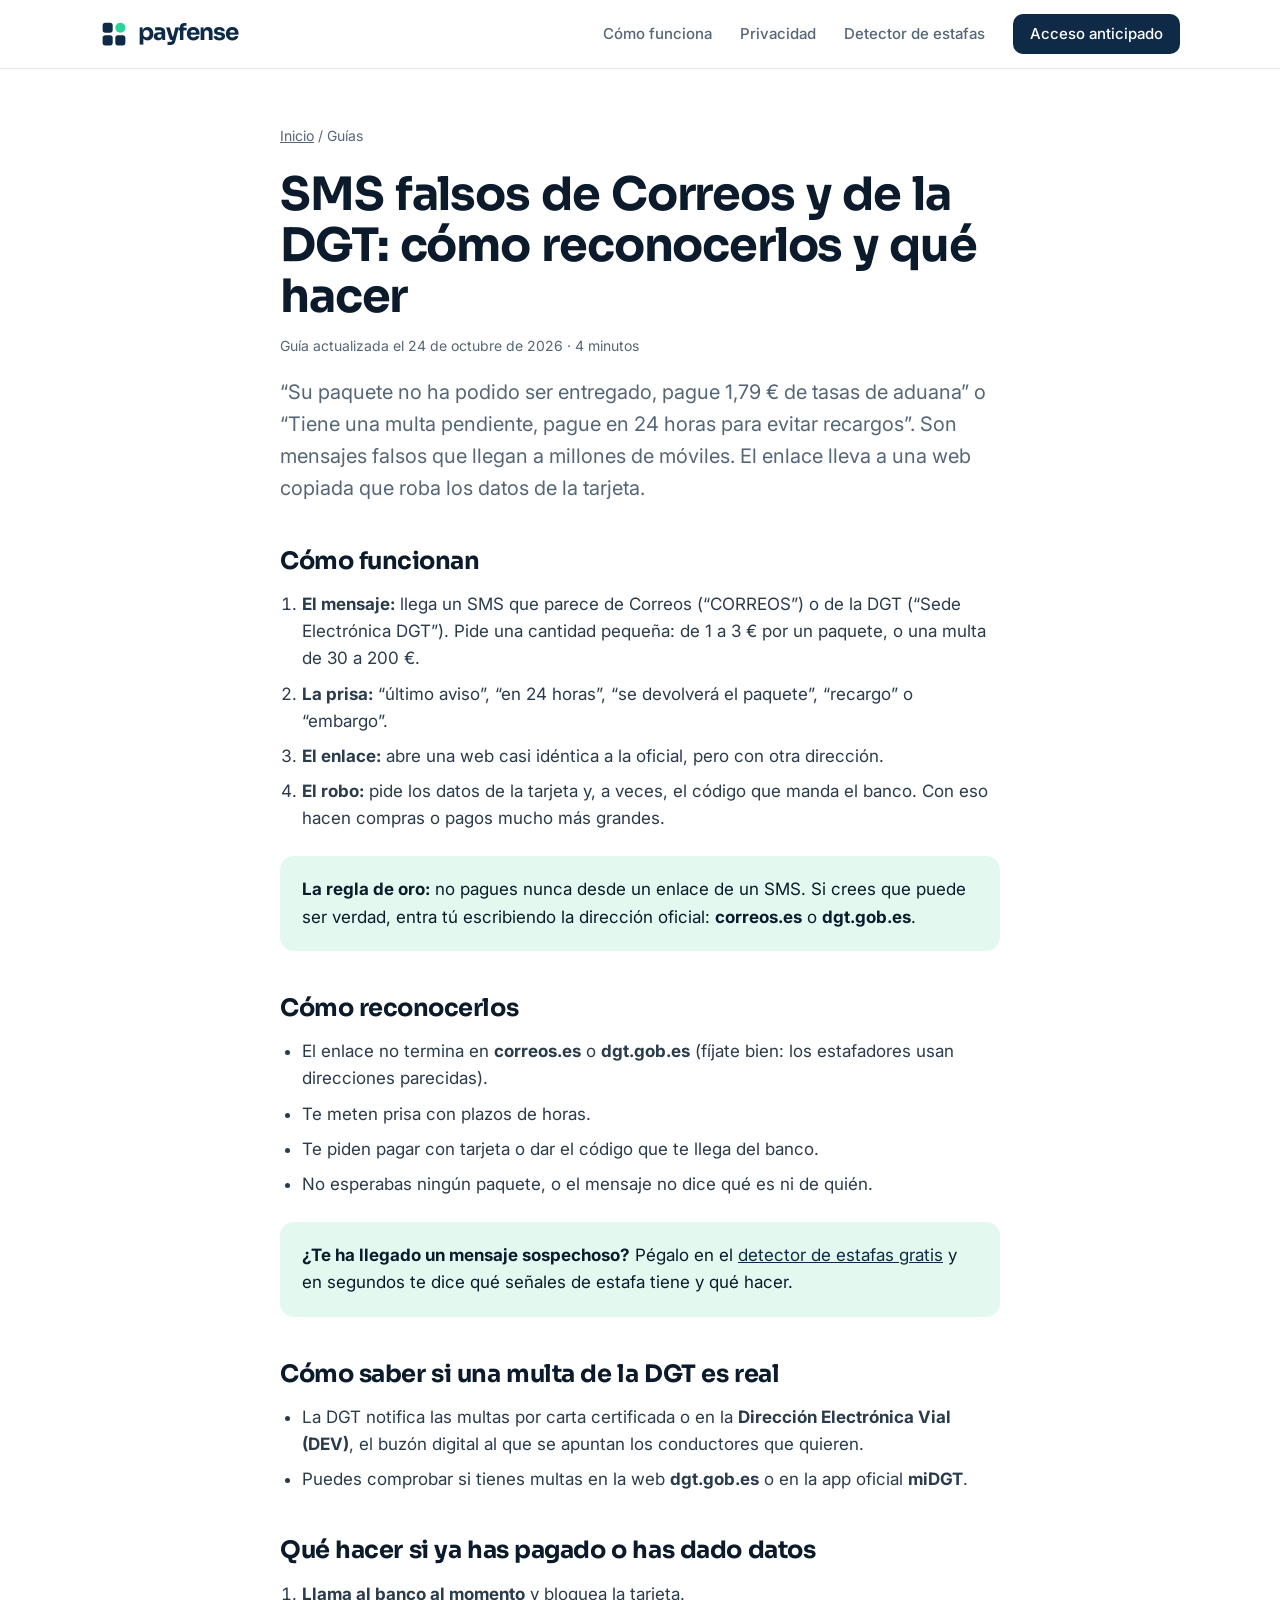
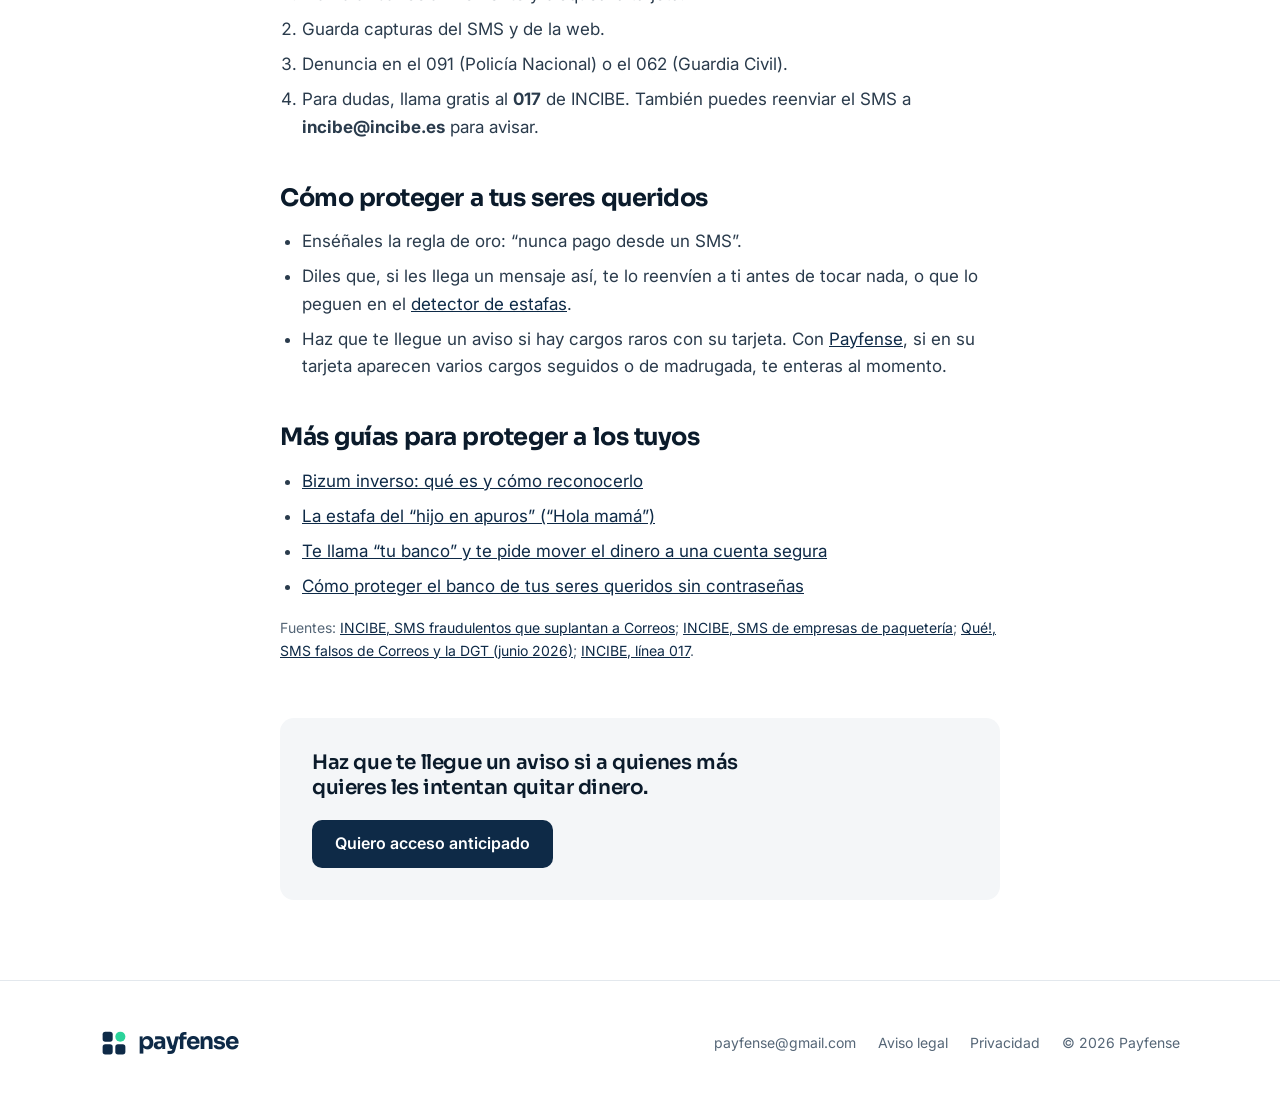
<file: sms-falso-correos-dgt.html>
<!doctype html>
<html lang="es">
<head>
<meta charset="utf-8">
<meta name="viewport" content="width=device-width,initial-scale=1">
<title>SMS falsos de Correos y de la DGT: cómo reconocerlos y qué hacer · Payfense</title>
<meta name="description" content="Paquete retenido, tasas de aduana o multa de tráfico: cómo saber si un SMS de Correos o de la DGT es falso y qué hacer si ya has pagado.">
<meta name="theme-color" content="#0E2A47">
<link rel="icon" href="favicon.svg" type="image/svg+xml">
<link rel="preconnect" href="https://fonts.googleapis.com">
<link rel="preconnect" href="https://fonts.gstatic.com" crossorigin>
<link href="https://fonts.googleapis.com/css2?family=Inter:wght@400;500;600&family=Sora:wght@600;700&display=swap" rel="stylesheet">
<link rel="stylesheet" href="estilos.css">
</head>
<body>

<header class="site-header">
  <div class="container">
    <a class="brand" href="index.html" aria-label="Payfense, inicio">
      <svg viewBox="0 0 64 64" aria-hidden="true"><rect x="6" y="6" width="23" height="23" rx="6" fill="#0E2A47"/><circle cx="46.5" cy="17.5" r="11.5" fill="#2BD39A"/><rect x="6" y="35" width="23" height="23" rx="6" fill="#0E2A47"/><rect x="35" y="35" width="23" height="23" rx="6" fill="#0E2A47"/></svg>
      <span>payfense</span>
    </a>
    <nav class="nav" aria-label="Principal">
      <a class="hide-sm" href="index.html#como-funciona">Cómo funciona</a>
      <a class="hide-sm" href="index.html#privacidad">Privacidad</a>
      <a class="hide-sm" href="detector.html">Detector de estafas</a>
      <a class="btn btn-primary btn-sm" href="index.html#apuntate">Acceso anticipado</a>
    </nav>
  </div>
</header>

<main class="article">
<div class="container narrow">
<div class="crumbs"><a href="index.html">Inicio</a> / Guías</div>
<h1>SMS falsos de Correos y de la DGT: cómo reconocerlos y qué hacer</h1>
<p class="small">Guía actualizada el 24 de octubre de 2026 · 4 minutos</p>
<p class="lead">“Su paquete no ha podido ser entregado, pague 1,79 € de tasas de aduana” o “Tiene una multa pendiente, pague en 24 horas para evitar recargos”. Son mensajes falsos que llegan a millones de móviles. El enlace lleva a una web copiada que roba los datos de la tarjeta.</p>
<h2>Cómo funcionan</h2>
<ol>
<li><b>El mensaje:</b> llega un SMS que parece de Correos (“CORREOS”) o de la DGT (“Sede Electrónica DGT”). Pide una cantidad pequeña: de 1 a 3 € por un paquete, o una multa de 30 a 200 €.</li>
<li><b>La prisa:</b> “último aviso”, “en 24 horas”, “se devolverá el paquete”, “recargo” o “embargo”.</li>
<li><b>El enlace:</b> abre una web casi idéntica a la oficial, pero con otra dirección.</li>
<li><b>El robo:</b> pide los datos de la tarjeta y, a veces, el código que manda el banco. Con eso hacen compras o pagos mucho más grandes.</li>
</ol>
<div class="card"><b>La regla de oro:</b> no pagues nunca desde un enlace de un SMS. Si crees que puede ser verdad, entra tú escribiendo la dirección oficial: <b>correos.es</b> o <b>dgt.gob.es</b>.</div>
<h2>Cómo reconocerlos</h2>
<ul>
<li>El enlace no termina en <b>correos.es</b> o <b>dgt.gob.es</b> (fíjate bien: los estafadores usan direcciones parecidas).</li>
<li>Te meten prisa con plazos de horas.</li>
<li>Te piden pagar con tarjeta o dar el código que te llega del banco.</li>
<li>No esperabas ningún paquete, o el mensaje no dice qué es ni de quién.</li>
</ul>
<div class="card"><b>¿Te ha llegado un mensaje sospechoso?</b> Pégalo en el <a href="detector.html">detector de estafas gratis</a> y en segundos te dice qué señales de estafa tiene y qué hacer.</div>
<h2>Cómo saber si una multa de la DGT es real</h2>
<ul>
<li>La DGT notifica las multas por carta certificada o en la <b>Dirección Electrónica Vial (DEV)</b>, el buzón digital al que se apuntan los conductores que quieren.</li>
<li>Puedes comprobar si tienes multas en la web <b>dgt.gob.es</b> o en la app oficial <b>miDGT</b>.</li>
</ul>
<h2>Qué hacer si ya has pagado o has dado datos</h2>
<ol>
<li><b>Llama al banco al momento</b> y bloquea la tarjeta.</li>
<li>Guarda capturas del SMS y de la web.</li>
<li>Denuncia en el 091 (Policía Nacional) o el 062 (Guardia Civil).</li>
<li>Para dudas, llama gratis al <b>017</b> de INCIBE. También puedes reenviar el SMS a <b>incibe@incibe.es</b> para avisar.</li>
</ol>
<h2>Cómo proteger a tus seres queridos</h2>
<ul>
<li>Enséñales la regla de oro: “nunca pago desde un SMS”.</li>
<li>Diles que, si les llega un mensaje así, te lo reenvíen a ti antes de tocar nada, o que lo peguen en el <a href="detector.html">detector de estafas</a>.</li>
<li>Haz que te llegue un aviso si hay cargos raros con su tarjeta. Con <a href="index.html">Payfense</a>, si en su tarjeta aparecen varios cargos seguidos o de madrugada, te enteras al momento.</li>
</ul>
<h2>Más guías para proteger a los tuyos</h2>
<ul>
<li><a href="bizum-inverso.html">Bizum inverso: qué es y cómo reconocerlo</a></li>
<li><a href="estafa-hijo-en-apuros.html">La estafa del “hijo en apuros” (“Hola mamá”)</a></li>
<li><a href="falso-banco-cuenta-segura.html">Te llama “tu banco” y te pide mover el dinero a una cuenta segura</a></li>
<li><a href="avisos-banco-padres.html">Cómo proteger el banco de tus seres queridos sin contraseñas</a></li>
</ul>
<p class="small">Fuentes: <a href="https://www.incibe.es/ciudadania/avisos/circulan-sms-fraudulentos-que-suplantan-correos-solicitandote-dinero">INCIBE, SMS fraudulentos que suplantan a Correos</a>; <a href="https://www.incibe.es/empresas/avisos/siguen-circulacion-sms-fraudulentos-suplantan-correos-y-otras">INCIBE, SMS de empresas de paquetería</a>; <a href="https://www.que.es/2026/06/04/correos-smishing-estafa-sms/">Qué!, SMS falsos de Correos y la DGT (junio 2026)</a>; <a href="https://www.incibe.es/linea-de-ayuda-en-ciberseguridad">INCIBE, línea 017</a>.</p>
<div class="article-cta"><h3>Haz que te llegue un aviso si a quienes más quieres les intentan quitar dinero.</h3><a class="btn btn-primary" href="index.html#apuntate">Quiero acceso anticipado</a></div>
</div>
</main>

<footer class="site-footer">
  <div class="container">
    <a class="brand" href="index.html" aria-label="Payfense, inicio">
      <svg viewBox="0 0 64 64" aria-hidden="true"><rect x="6" y="6" width="23" height="23" rx="6" fill="#0E2A47"/><circle cx="46.5" cy="17.5" r="11.5" fill="#2BD39A"/><rect x="6" y="35" width="23" height="23" rx="6" fill="#0E2A47"/><rect x="35" y="35" width="23" height="23" rx="6" fill="#0E2A47"/></svg>
      <span>payfense</span>
    </a>
    <nav aria-label="Pie">
      <a href="mailto:payfense@gmail.com">payfense@gmail.com</a>
      <a href="aviso-legal.html">Aviso legal</a>
      <a href="privacidad.html">Privacidad</a>
      <span>© 2026 Payfense</span>
    </nav>
  </div>
</footer>
</body>
</html>
</file>
<file: estilos.css>
/* Payfense · estilos comunes */
:root{
  --navy:#0E2A47;
  --ink:#0B1B2B;
  --muted:#556677;
  --line:#E3E8ED;
  --soft:#F4F6F8;
  --white:#FFFFFF;
  --mint:#2BD39A;
  --mint-ink:#0F7A56;
  --mint-soft:#E3F8EF;
  --warn:#B4441C;
  --warn-soft:#FDF0EA;
  --radius:14px;
  --head:"Sora",system-ui,sans-serif;
  --body:"Inter",system-ui,-apple-system,"Segoe UI",sans-serif;
}
*{box-sizing:border-box}
html{scroll-behavior:smooth}
body{margin:0;background:var(--white);color:var(--ink);font-family:var(--body);font-size:17px;line-height:1.6;-webkit-font-smoothing:antialiased}
img,svg{display:block}
a{color:var(--navy)}
.container{width:100%;max-width:1120px;margin:0 auto;padding:0 20px}
.narrow{max-width:760px}

/* Cabecera */
.site-header{position:sticky;top:0;z-index:10;background:rgba(255,255,255,.92);backdrop-filter:saturate(180%) blur(10px);border-bottom:1px solid var(--line)}
.site-header .container{display:flex;align-items:center;justify-content:space-between;gap:16px;height:68px}
.brand{display:inline-flex;align-items:center;gap:10px;text-decoration:none;color:var(--navy)}
.brand svg{width:28px;height:28px}
.brand span{font-family:var(--head);font-weight:700;font-size:23px;letter-spacing:-.045em;line-height:1;padding-bottom:3px}
.nav{display:flex;align-items:center;gap:28px}
.nav a{font-size:15px;font-weight:500;color:var(--muted);text-decoration:none}
.nav a:hover{color:var(--navy)}
.nav a.btn-primary,.nav a.btn-primary:hover{color:var(--white)}
@media (max-width:820px){.nav a.hide-sm{display:none}}

/* Botones */
.btn{display:inline-flex;align-items:center;justify-content:center;gap:8px;min-height:48px;padding:0 22px;border-radius:10px;font-family:var(--body);font-weight:600;font-size:16px;text-decoration:none;border:1.5px solid transparent;transition:background .15s,border-color .15s,color .15s;cursor:pointer}
.btn-primary{background:var(--navy);color:var(--white)}
.btn-primary:hover{background:#163a5f}
.btn-ghost{border-color:var(--line);color:var(--navy);background:var(--white)}
.btn-ghost:hover{border-color:var(--navy)}
.btn-mint{background:var(--mint);color:var(--ink)}
.btn-mint:hover{background:#25c08b}
.btn-sm{min-height:40px;padding:0 16px;font-size:15px}

/* Tipografía */
h1,h2,h3{font-family:var(--head);color:var(--ink);letter-spacing:-.025em;word-spacing:.05em;margin:0}
h1{font-size:clamp(36px,5.4vw,60px);line-height:1.04;font-weight:700}
h2{font-size:clamp(28px,3.6vw,40px);line-height:1.1;font-weight:700}
h3{font-size:20px;line-height:1.25;font-weight:600;letter-spacing:-.02em}
.eyebrow{display:inline-block;font-size:13px;font-weight:600;letter-spacing:.08em;text-transform:uppercase;color:var(--mint-ink);margin-bottom:14px}
.lede{font-size:clamp(18px,2.2vw,20px);color:var(--muted);max-width:620px;margin:20px 0 0}
section{padding:96px 0}
@media (max-width:720px){section{padding:64px 0}}
.section-head{max-width:640px;margin-bottom:48px}
.section-head p{color:var(--muted);margin:14px 0 0}

/* Hero */
.hero{padding:72px 0 88px;background:linear-gradient(var(--soft),var(--white))}
.hero .container{display:grid;grid-template-columns:1.15fr .85fr;gap:56px;align-items:center}
@media (max-width:900px){.hero .container{grid-template-columns:1fr}}
.hero-cta{display:flex;flex-wrap:wrap;gap:12px;margin-top:32px}
.assurances{display:flex;flex-wrap:wrap;gap:8px 22px;margin:28px 0 0;padding:0;list-style:none;font-size:15px;color:var(--muted)}
.assurances li{display:inline-flex;align-items:center;gap:8px}
.assurances svg{width:18px;height:18px;flex:none}

/* Móvil de ejemplo */
.device-wrap{position:relative;display:flex;justify-content:center;padding:8px 0 40px}
.device{width:290px;border-radius:44px;background:#0A1622;padding:12px;box-shadow:0 30px 60px -20px rgba(14,42,71,.45)}
.screen{border-radius:34px;min-height:470px;padding:58px 14px 20px;background:linear-gradient(160deg,#20446B,#0E2A47 55%,#0A1C30);color:#fff;position:relative}
.screen .time{text-align:center;font-family:var(--head);font-weight:600;font-size:54px;letter-spacing:-.03em;line-height:1}
.screen .date{text-align:center;font-size:13px;opacity:.75;margin:6px 0 26px}
.notif{background:rgba(255,255,255,.14);backdrop-filter:blur(8px);border-radius:16px;padding:11px 12px;margin-bottom:8px;font-size:13px;line-height:1.4}
.notif .app{display:flex;align-items:center;gap:7px;font-size:11px;font-weight:600;opacity:.8;margin-bottom:3px;text-transform:uppercase;letter-spacing:.04em}
.notif .app i{width:16px;height:16px;border-radius:4px;background:#fff;display:inline-block}
.notif.alert{background:#FFFFFF;color:var(--ink)}
.notif.alert b{color:var(--warn)}
.kid-card{position:absolute;right:-6px;bottom:0;width:250px;background:var(--white);border:1px solid var(--line);border-radius:16px;padding:14px;box-shadow:0 18px 40px -12px rgba(14,42,71,.3);font-size:14px;line-height:1.45}
.kid-card .who{display:flex;align-items:center;gap:8px;font-size:12px;font-weight:600;color:var(--muted);margin-bottom:6px}
.kid-card .who svg{width:18px;height:18px}
.hero .container>*{min-width:0}
@media (max-width:900px){.device-wrap{flex-direction:column;align-items:center;padding-bottom:0}.kid-card{position:relative;right:auto;bottom:auto;margin-top:-36px;width:min(270px,100%)}}

/* Banda de datos */
.band{background:var(--navy);color:#fff;padding:64px 0}
.stats{display:grid;grid-template-columns:repeat(3,minmax(0,1fr));gap:32px}
@media (max-width:760px){.stats{grid-template-columns:1fr}}
.stat b{display:block;font-family:var(--head);font-weight:700;font-size:clamp(38px,4.5vw,52px);letter-spacing:-.04em;line-height:1;color:var(--mint)}
.stat span{display:block;margin-top:10px;color:rgba(255,255,255,.82);font-size:16px;max-width:300px}
.band .source{margin:36px 0 0;font-size:13px;color:rgba(255,255,255,.6)}

/* Rejillas */
.grid-3{display:grid;grid-template-columns:repeat(3,minmax(0,1fr));gap:24px}
@media (max-width:900px){.grid-3{grid-template-columns:1fr}}
.step{border-top:2px solid var(--navy);padding-top:22px}
.step .n{font-family:var(--head);font-weight:600;font-size:14px;color:var(--mint-ink);margin-bottom:10px}
.step p,.feature p{color:var(--muted);margin:10px 0 0}
.feature{background:var(--soft);border-radius:var(--radius);padding:28px}
.feature .ico{width:44px;height:44px;border-radius:12px;background:var(--white);border:1px solid var(--line);display:flex;align-items:center;justify-content:center;margin-bottom:20px}
.feature .ico svg{width:22px;height:22px}

/* Privacidad */
.split{display:grid;grid-template-columns:1fr 1fr;gap:56px;align-items:start}
@media (max-width:900px){.split{grid-template-columns:1fr}}
.checklist{list-style:none;margin:0;padding:0;border-top:1px solid var(--line)}
.checklist li{display:flex;gap:14px;padding:18px 0;border-bottom:1px solid var(--line)}
.checklist svg{width:22px;height:22px;flex:none;margin-top:2px}

/* Lista de espera y plaza fundador */
.cta-panel{background:var(--navy);color:#fff;border-radius:24px;padding:56px;display:grid;grid-template-columns:1.2fr .8fr;gap:40px;align-items:center}
.cta-panel h2{color:#fff}
.cta-panel p{color:rgba(255,255,255,.8);margin:14px 0 0}
.cta-panel .actions{display:flex;flex-direction:column;gap:12px;align-items:flex-start}
.cta-panel small{color:rgba(255,255,255,.65);font-size:13px}
.cta-panel small a{color:rgba(255,255,255,.85)}
@media (max-width:820px){.cta-panel{grid-template-columns:1fr;padding:36px 24px}}
.price-card{border:1px solid var(--line);border-radius:24px;padding:40px;display:grid;grid-template-columns:1fr 1fr;gap:40px;align-items:center}
@media (max-width:820px){.price-card{grid-template-columns:1fr;padding:28px 22px}}
.price{font-family:var(--head);font-weight:700;font-size:64px;letter-spacing:-.04em;line-height:1;color:var(--ink)}
.price small{font-size:18px;font-weight:500;color:var(--muted);letter-spacing:0}
.tag{display:inline-block;background:var(--mint-soft);color:var(--mint-ink);font-size:13px;font-weight:600;border-radius:999px;padding:4px 12px;margin-bottom:16px}
.note{font-size:14px;color:var(--muted);margin:14px 0 0}

/* Guías */
.guide-card{display:block;text-decoration:none;color:inherit;border:1px solid var(--line);border-radius:var(--radius);padding:28px;transition:border-color .15s,transform .15s}
.guide-card:hover{border-color:var(--navy);transform:translateY(-2px)}
.guide-card .meta{font-size:13px;font-weight:600;color:var(--mint-ink);text-transform:uppercase;letter-spacing:.06em}
.guide-card h3{margin:10px 0 8px}
.guide-card p{color:var(--muted);margin:0}
.guide-card .more{display:inline-block;margin-top:18px;font-weight:600;color:var(--navy)}

/* Preguntas */
.faq{border-top:1px solid var(--line)}
.faq details{border-bottom:1px solid var(--line);padding:22px 0}
.faq summary{cursor:pointer;list-style:none;font-family:var(--head);font-weight:600;font-size:19px;letter-spacing:-.02em;display:flex;justify-content:space-between;gap:16px}
.faq summary::-webkit-details-marker{display:none}
.faq summary::after{content:"+";font-family:var(--body);font-weight:400;font-size:24px;line-height:1;color:var(--muted)}
.faq details[open] summary::after{content:"–"}
.faq p{color:var(--muted);margin:12px 0 0;max-width:680px}

/* Artículos y páginas legales */
.article{padding:56px 0 80px}
.crumbs{font-size:14px;color:var(--muted);margin-bottom:22px}
.crumbs a{color:var(--muted)}
.article h1{font-size:clamp(32px,4.4vw,46px);line-height:1.1}
.article h2{font-size:24px;margin:44px 0 12px;letter-spacing:-.02em}
.article p,.article li{color:#2A3B4C}
.article .lead{font-size:20px;color:var(--muted);margin:18px 0 8px}
.article .small{font-size:14px;color:var(--muted)}
.article .card{background:var(--mint-soft);border-radius:var(--radius);padding:20px 22px;margin:24px 0}
.article ol,.article ul{padding-left:22px}
.article li{margin:8px 0}
.article-cta{margin-top:56px;background:var(--soft);border-radius:var(--radius);padding:32px;display:flex;flex-wrap:wrap;gap:20px;align-items:center;justify-content:space-between}
.article-cta h3{max-width:460px}

/* Pie */
.site-footer{border-top:1px solid var(--line);padding:48px 0;color:var(--muted);font-size:14px}
.site-footer .container{display:flex;flex-wrap:wrap;gap:24px;justify-content:space-between;align-items:center}
.site-footer nav{display:flex;flex-wrap:wrap;gap:22px}
.site-footer a{color:var(--muted);text-decoration:none}
.site-footer a:hover{color:var(--navy)}
.site-footer .brand{color:var(--navy)}
.footer-resources{width:100%;display:flex;flex-wrap:wrap;gap:10px 22px;padding-bottom:24px;border-bottom:1px solid var(--line)}
.footer-resources b{color:var(--ink);font-weight:600}

/* Pasos con pantallas del producto */
.steps-screens{display:grid;grid-template-columns:repeat(3,minmax(0,1fr));gap:32px}
@media (max-width:900px){.steps-screens{grid-template-columns:1fr;gap:48px}}
.step-card .mini{background:var(--soft);border-radius:20px;padding:24px 20px;margin-bottom:24px;display:flex;justify-content:center}
.mini-phone{width:200px;border-radius:28px;background:#0A1622;padding:8px;box-shadow:0 18px 36px -16px rgba(14,42,71,.4)}
.mini-screen{border-radius:22px;height:280px;overflow:hidden;padding:18px 12px;background:var(--white);font-size:12px;line-height:1.4;color:var(--ink)}
.mini-screen.dark{background:linear-gradient(160deg,#20446B,#0E2A47 55%,#0A1C30);color:#fff}
.mini-title{font-family:var(--head);font-weight:600;font-size:13px;margin-bottom:12px}
.mini-row{display:flex;align-items:center;justify-content:space-between;gap:8px;padding:9px 10px;border:1px solid var(--line);border-radius:10px;margin-bottom:7px}
.mini-row i{width:26px;height:15px;border-radius:999px;background:var(--line);position:relative;flex:none}
.mini-row i::after{content:"";position:absolute;top:2px;left:2px;width:11px;height:11px;border-radius:50%;background:#fff}
.mini-row i.on{background:var(--mint)}
.mini-row i.on::after{left:13px}
.mini-notif{background:rgba(255,255,255,.14);border-radius:12px;padding:9px 10px;margin-bottom:7px}
.mini-notif .app{font-size:9px;font-weight:600;opacity:.8;text-transform:uppercase;letter-spacing:.04em;margin-bottom:2px}
.mini-flag{display:inline-block;background:var(--mint);color:var(--ink);font-weight:600;font-size:10px;border-radius:999px;padding:2px 8px;margin-top:6px}
.mini-alert{border:1px solid var(--line);border-left:4px solid var(--warn);border-radius:12px;padding:10px;margin-top:6px}
.mini-alert b{display:block;margin-bottom:4px}
.mini-btn{display:block;text-align:center;background:var(--navy);color:#fff;border-radius:8px;padding:7px;margin-top:10px;font-weight:600}
.step-card h3{margin-top:8px}
.step-card p{color:var(--muted);margin:10px 0 0}

/* Qué detecta */
.detect-list{list-style:none;margin:0;padding:0;display:grid;gap:12px}
.detect-list li{background:var(--white);border:1px solid var(--line);border-radius:12px;padding:16px 18px}
.detect-list b{display:block;font-family:var(--head);font-weight:600;font-size:16px;margin-bottom:2px}
.detect-list span{color:var(--muted);font-size:15px}
.trust-grid{display:grid;grid-template-columns:1fr 1fr;gap:56px;align-items:start;margin-top:64px}
@media (max-width:900px){.trust-grid{grid-template-columns:1fr;gap:40px}}
.trust-grid h3{margin-bottom:16px}

/* Formulario de la lista de espera */
.wl-form{display:flex;flex-direction:column;gap:12px;width:100%}
.wl-form label{font-size:14px;font-weight:500;color:rgba(255,255,255,.85)}
.wl-form input,.wl-form select{width:100%;min-height:48px;border-radius:10px;border:1.5px solid rgba(255,255,255,.25);background:rgba(255,255,255,.08);color:#fff;font:inherit;font-size:16px;padding:0 14px}
.wl-form select option{color:var(--ink)}
.wl-form input::placeholder{color:rgba(255,255,255,.5)}
.wl-form input:focus,.wl-form select:focus{outline:3px solid var(--mint);outline-offset:1px}
.wl-form .row{display:grid;grid-template-columns:1fr 1fr;gap:12px}
@media (max-width:520px){.wl-form .row{grid-template-columns:1fr}}
.wl-form .btn{width:100%;margin-top:4px}
.wl-error{color:#FFB4A0;font-size:14px;min-height:1em;margin:0}
.wl-ok{background:rgba(255,255,255,.08);border:1.5px solid var(--mint);border-radius:16px;padding:24px;width:100%}
.wl-ok[hidden],.wl-form[hidden]{display:none}
.wl-ok h3{color:#fff;margin-bottom:8px}
.wl-ok p{margin:0 0 16px}

:focus-visible{outline:3px solid var(--mint);outline-offset:2px}
@media (prefers-reduced-motion:reduce){html{scroll-behavior:auto}.guide-card{transition:none}}
</file>
